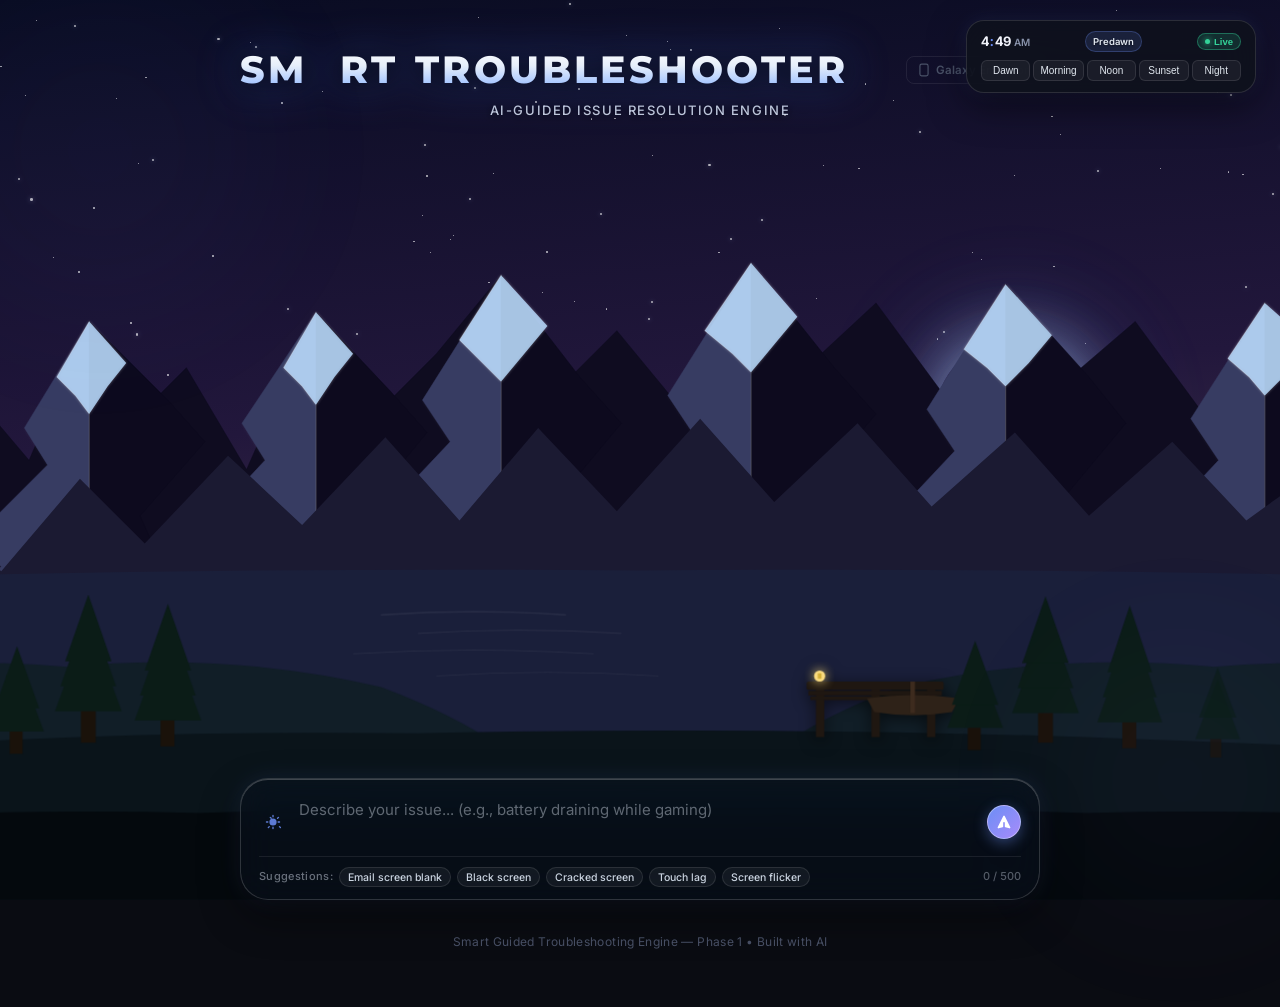
<file: frontend/TroubleShoot/index.html>
<!DOCTYPE html>
<html lang="en">
<head>
  <meta charset="UTF-8" />
  <meta name="viewport" content="width=device-width, initial-scale=1.0" />

  <title>Smart Troubleshooter – AI-Powered Issue Resolution</title>
  <meta name="description" content="Samsung-style intelligent troubleshooting engine. Describe your issue and get AI-guided, step-by-step resolution instantly." />

  <!-- Google Fonts: Inter for UI body, Montserrat for iconic Samsung logo typography -->
  <link rel="preconnect" href="https://fonts.googleapis.com" />
  <link rel="preconnect" href="https://fonts.gstatic.com" crossorigin />
  <link
    href="https://fonts.googleapis.com/css2?family=Inter:wght@300;400;500;600;700&family=Montserrat:wght@700;800;900&display=swap"
    rel="stylesheet"
  />

  <!-- Main Stylesheet -->
  <link rel="stylesheet" href="styles.css" />
</head>
<body>
  <!-- =============================================
       ANIMATED SCENIC BACKGROUND
       #bg-scene at z:-2, behind UI.
       Sky/sun/moon driven by JS animation loop.
       SVG landscape: mountains, lake, house, trees.
  ============================================== -->
  <div id="bg-scene" aria-hidden="true">

    <div id="bg-sky"></div>
    <div id="bg-stars"></div>
    <!-- Realistic Sun (Optical glare, radiant corona, revolving connector rings & intense core) -->
    <div id="bg-sun">
      <div class="sun-ambient-glow"></div>
      <div class="sun-corona"></div>
      <!-- Revolving Celestial Connector System (activates while AI processes) -->
      <div class="sun-connector-rings" id="sun-connector-rings">
        <div class="connector-ring ring-outer">
          <span class="orbit-node node-1"></span>
          <span class="orbit-node node-2"></span>
          <span class="orbit-node node-3"></span>
        </div>
        <div class="connector-ring ring-middle">
          <span class="orbit-spark spark-1"></span>
          <span class="orbit-spark spark-2"></span>
        </div>
        <div class="connector-ring ring-inner"></div>
      </div>
      <div class="sun-glare-horizontal"></div>
      <div class="sun-glare-diagonal"></div>
      <div class="sun-core"></div>
    </div>

    <!-- Solar AI Connector Conduit (Dynamic energy beam from chat console to revolving sun) -->
    <svg id="solar-connector-svg" class="solar-connector-svg" aria-hidden="true">
      <defs>
        <linearGradient id="connector-beam-grad" x1="0%" y1="100%" x2="0%" y2="0%">
          <stop offset="0%" stop-color="#4378FF" stop-opacity="0.95"/>
          <stop offset="35%" stop-color="#60A5FA" stop-opacity="0.9"/>
          <stop offset="75%" stop-color="#FDE047" stop-opacity="0.95"/>
          <stop offset="100%" stop-color="#FFFFFF" stop-opacity="1"/>
        </linearGradient>
        <filter id="beam-glow" x="-50%" y="-50%" width="200%" height="200%">
          <feGaussianBlur in="SourceGraphic" stdDeviation="5" result="blur"/>
          <feMerge>
            <feMergeNode in="blur"/>
            <feMergeNode in="blur"/>
            <feMergeNode in="SourceGraphic"/>
          </feMerge>
        </filter>
      </defs>
      <!-- Diffuse ambient aura path -->
      <path id="connector-beam-glow" class="connector-beam-glow" d="" fill="none"/>
      <!-- High-energy streaming core path -->
      <path id="connector-beam-core" class="connector-beam-core" d="" fill="none"/>
      <!-- Ascending energy pulse orbs -->
      <circle id="connector-pulse-1" class="connector-pulse-dot" cx="-100" cy="-100" r="5" fill="#FFFFFF" filter="url(#beam-glow)"/>
      <circle id="connector-pulse-2" class="connector-pulse-dot" cx="-100" cy="-100" r="4" fill="#93C5FD" filter="url(#beam-glow)"/>
      <circle id="connector-pulse-3" class="connector-pulse-dot" cx="-100" cy="-100" r="3.5" fill="#FDE047" filter="url(#beam-glow)"/>
    </svg>

    <!-- Moon -->
    <div id="bg-moon">
      <div class="moon-halo"></div>
      <div class="moon-core">
        <div class="moon-crater crater-a"></div>
        <div class="moon-crater crater-b"></div>
        <div class="moon-crater crater-c"></div>
      </div>
    </div>

    <!-- SVG Landscape Scene -->
    <svg id="bg-landscape" viewBox="0 0 1920 700"
         preserveAspectRatio="xMidYMax slice"
         xmlns="http://www.w3.org/2000/svg">
      <defs>
        <filter id="win-glow" x="-80%" y="-80%" width="260%" height="260%">
          <feGaussianBlur stdDeviation="6" result="blur"/>
          <feMerge><feMergeNode in="blur"/><feMergeNode in="SourceGraphic"/></feMerge>
        </filter>
        <filter id="refl-blur"><feGaussianBlur stdDeviation="2.5"/></filter>
        <linearGradient id="shimmer-fade" x1="0" y1="0" x2="1" y2="0">
          <stop offset="0%"   stop-opacity="0"/>
          <stop offset="12%"  stop-opacity="1"/>
          <stop offset="88%"  stop-opacity="1"/>
          <stop offset="100%" stop-opacity="0"/>
        </linearGradient>
        <mask id="shimmer-mask">
          <rect width="1920" height="700" fill="url(#shimmer-fade)"/>
        </mask>
      </defs>

      <!-- Razor-Sharp Alpine Mountain Range -->
      <!-- Far Jagged Alpine Silhouette -->
      <path class="sc-mtn-far"
        d="M0,380
           L35,310 L70,340 L130,225 L180,285 L245,160 L300,225 L365,75
           L415,180 L470,125 L535,235 L610,65 L675,175 L740,110 L810,25
           L870,150 L935,85 L1005,170 L1080,12 L1145,120 L1215,55 L1285,150
           L1355,35 L1425,135 L1495,75 L1565,170 L1635,55 L1705,150 L1780,95
           L1840,190 L1890,135 L1920,180 L1920,700 L0,700 Z"/>

      <!-- Mid-Ground Razor-Sharp Faceted Alpine Peaks -->
      <!-- Peak 1: West Alpine Horn (Summit x=365, y=75) -->
      <polygon class="sc-mtn-lit"
        points="365,75 295,190 320,230 240,310 270,340 190,390 365,390"/>
      <polygon class="sc-mtn-shadow"
        points="365,75 365,390 440,330 420,285 490,205 450,160"/>
      <polygon class="sc-snow"
        points="365,75 330,135 350,155 365,175 385,145 405,120"/>
      <path class="sc-arete" d="M365,75 L330,135 L350,155 L365,175 L365,390" fill="none"/>

      <!-- Peak 2: Southwest Sentinel (Summit x=610, y=65) -->
      <polygon class="sc-mtn-lit"
        points="610,65 530,185 555,225 480,305 510,335 440,385 610,385"/>
      <polygon class="sc-mtn-shadow"
        points="610,65 610,385 680,325 660,280 730,195 690,150"/>
      <polygon class="sc-snow"
        points="610,65 575,125 595,145 610,165 630,135 650,110"/>
      <path class="sc-arete" d="M610,65 L575,125 L595,145 L610,165 L610,385" fill="none"/>

      <!-- Peak 3: Grand Central Pinnacle (Summit x=810, y=25) -->
      <polygon class="sc-mtn-lit"
        points="810,25 725,160 755,205 670,295 705,330 620,385 810,385"/>
      <polygon class="sc-mtn-shadow"
        points="810,25 810,385 885,320 865,275 940,185 895,135"/>
      <polygon class="sc-snow"
        points="810,25 765,95 790,120 810,140 835,110 860,80"/>
      <path class="sc-arete" d="M810,25 L765,95 L790,120 L810,140 L810,385" fill="none"/>

      <!-- Peak 4: The Great Matterhorn Spire (Summit x=1080, y=12) -->
      <polygon class="sc-mtn-lit"
        points="1080,12 990,155 1020,200 930,290 965,325 880,380 1080,380"/>
      <polygon class="sc-mtn-shadow"
        points="1080,12 1080,380 1160,315 1135,270 1215,175 1170,125"/>
      <polygon class="sc-snow"
        points="1080,12 1030,85 1060,110 1080,130 1105,100 1130,70"/>
      <path class="sc-arete" d="M1080,12 L1030,85 L1060,110 L1080,130 L1080,380" fill="none"/>

      <!-- Peak 5: East Alpine Horn (Summit x=1355, y=35) -->
      <polygon class="sc-mtn-lit"
        points="1355,35 1270,170 1300,215 1220,300 1250,330 1180,380 1355,380"/>
      <polygon class="sc-mtn-shadow"
        points="1355,35 1355,380 1430,320 1410,275 1485,185 1445,135"/>
      <polygon class="sc-snow"
        points="1355,35 1310,105 1335,125 1355,145 1380,120 1405,90"/>
      <path class="sc-arete" d="M1355,35 L1310,105 L1335,125 L1355,145 L1355,380" fill="none"/>

      <!-- Peak 6: Far East Alpine Spire (Summit x=1635, y=55) -->
      <polygon class="sc-mtn-lit"
        points="1635,55 1555,180 1585,225 1510,305 1540,335 1470,380 1635,380"/>
      <polygon class="sc-mtn-shadow"
        points="1635,55 1635,380 1705,320 1685,280 1760,195 1720,145"/>
      <polygon class="sc-snow"
        points="1635,55 1595,115 1618,135 1635,155 1660,130 1685,100"/>
      <path class="sc-arete" d="M1635,55 L1595,115 L1618,135 L1635,155 L1635,380" fill="none"/>

      <!-- Sharp Serrated Mid-Ground Ridge -->
      <path class="sc-mtn-mid"
        d="M0,420
           L55,345 L115,380 L200,285 L270,345 L355,245 L425,315
           L515,220 L595,295 L685,200 L765,290 L850,190 L935,280
           L1025,180 L1105,270 L1195,185 L1275,275 L1365,195 L1445,285
           L1535,205 L1615,290 L1705,225 L1785,300 L1865,245 L1920,280
           L1920,700 L0,700 Z"/>

      <!-- Lake body (alpine lake basin nestled seamlessly between mountains & shoreline) -->
      <path class="sc-lake" id="sc-lake"
        d="M0,355
           Q480,340 960,344 Q1440,340 1920,355
           L1920,545
           Q1440,528 960,518 Q480,528 0,545 Z"/>

      <!-- Lake shimmer lines -->
      <g mask="url(#shimmer-mask)">
        <path class="sc-shimmer" d="M100,368 Q550,358 960,360 Q1370,358 1820,368" fill="none" stroke-width="2.2"/>
        <path class="sc-shimmer" d="M80,392  Q550,380 960,384 Q1370,380 1840,392" fill="none" stroke-width="1.8"/>
        <path class="sc-shimmer" d="M120,418 Q550,404 960,408 Q1370,404 1800,418" fill="none" stroke-width="1.5"/>
        <path class="sc-shimmer" d="M220,446 Q580,432 960,436 Q1340,432 1700,446" fill="none" stroke-width="1.2"/>
        <path class="sc-shimmer" d="M350,476 Q650,462 960,466 Q1270,462 1570,476" fill="none" stroke-width="1.0"/>
        <path class="sc-shimmer" d="M500,504 Q730,494 960,496 Q1190,494 1420,504" fill="none" stroke-width="0.8"/>
      </g>

      <!-- Mid hills left flank (slopes gently from ridge down to the lake) -->
      <path class="sc-hill"
        d="M0,480 Q160,432 340,448 Q520,432 680,470 Q760,500 810,535
           L810,700 L0,700 Z"/>

      <!-- Mid hills right flank (slopes gently from ridge down to the lake) -->
      <path class="sc-hill"
        d="M1110,535 Q1160,500 1240,470 Q1400,432 1580,448 Q1760,432 1920,480
           L1920,700 L1110,700 Z"/>

      <!-- Near shoreline & tranquil water's edge -->
      <path class="sc-shore"
        d="M0,545 Q360,515 720,520 Q1080,512 1440,524 Q1740,535 1920,545 L1920,700 L0,700 Z"/>

      <!-- Trees left -->
      <polygon class="sc-tree" points="328,496 364,398 400,496"/>
      <polygon class="sc-tree" points="334,469 364,384 394,469"/>
      <polygon class="sc-tree" points="339,442 364,370 389,442"/>
      <rect    class="sc-trunk" x="356" y="496" width="16" height="34"/>
      <polygon class="sc-tree" points="414,506 450,408 486,506"/>
      <polygon class="sc-tree" points="420,479 450,394 480,479"/>
      <polygon class="sc-tree" points="425,452 450,380 475,452"/>
      <rect    class="sc-trunk" x="442" y="506" width="15" height="28"/>
      <polygon class="sc-tree" points="258,518 287,440 316,518"/>
      <polygon class="sc-tree" points="263,493 287,426 311,493"/>
      <rect    class="sc-trunk" x="279" y="518" width="14" height="24"/>
      <polygon class="sc-tree sc-tree-far" points="190,530 214,466 238,530"/>
      <polygon class="sc-tree sc-tree-far" points="194,507 214,452 234,507"/>
      <rect    class="sc-trunk sc-tree-far" x="206" y="530" width="12" height="20"/>
      <polygon class="sc-tree sc-tree-far" points="120,542 140,486 160,542"/>
      <rect    class="sc-trunk sc-tree-far" x="132" y="542" width="10" height="16"/>

      <!-- Center lake tranquil water ripples -->
      <g opacity="0.4">
        <path class="sc-shimmer" d="M680,392 Q780,385 880,392" fill="none" stroke-width="1.8"/>
        <path class="sc-shimmer" d="M720,412 Q830,405 940,412" fill="none" stroke-width="1.5"/>
        <path class="sc-shimmer" d="M650,434 Q780,426 910,434" fill="none" stroke-width="1.2"/>
        <path class="sc-shimmer" d="M740,458 Q860,450 980,458" fill="none" stroke-width="1.0"/>
      </g>

      <!-- Dock with warm lantern extending into open lake waters -->
      <g class="sc-dock">
        <rect class="d-post"  x="1150" y="468" width="9"   height="56"/>
        <rect class="d-post"  x="1210" y="470" width="9"   height="54"/>
        <rect class="d-post"  x="1270" y="472" width="9"   height="52"/>
        <rect class="d-plank" x="1140" y="464" width="148" height="9"  rx="2"/>
        <rect class="d-plank" x="1142" y="474" width="144" height="5"/>
        <rect class="d-plank" x="1144" y="480" width="140" height="4"/>
        <!-- Moored wooden rowboat -->
        <path class="d-boat" d="M1205,482 Q1255,475 1305,482 L1297,497 Q1255,504 1213,497 Z"/>
        <rect class="d-mast"  x="1252" y="464" width="5"   height="34"/>
        <!-- Glowing dock lantern on post -->
        <circle id="sc-dock-lantern" cx="1154" cy="458" r="6" fill="#FFE082" filter="url(#win-glow)" opacity="0.95"/>
        <rect x="1152" y="455" width="4" height="6" fill="#D4AF37"/>
      </g>

      <!-- Trees right -->
      <polygon class="sc-tree" points="1362,498 1398,400 1434,498"/>
      <polygon class="sc-tree" points="1368,471 1398,386 1428,471"/>
      <polygon class="sc-tree" points="1373,444 1398,372 1423,444"/>
      <rect    class="sc-trunk" x="1390" y="498" width="16" height="32"/>
      <polygon class="sc-tree" points="1454,508 1489,410 1524,508"/>
      <polygon class="sc-tree" points="1460,481 1489,396 1518,481"/>
      <polygon class="sc-tree" points="1465,454 1489,382 1513,454"/>
      <rect    class="sc-trunk" x="1481" y="508" width="15" height="28"/>
      <polygon class="sc-tree" points="1292,514 1322,434 1352,514"/>
      <polygon class="sc-tree" points="1297,489 1322,420 1347,489"/>
      <rect    class="sc-trunk" x="1314" y="514" width="14" height="24"/>
      <polygon class="sc-tree sc-tree-far" points="1560,526 1584,462 1608,526"/>
      <polygon class="sc-tree sc-tree-far" points="1564,503 1584,449 1604,503"/>
      <rect    class="sc-trunk sc-tree-far" x="1576" y="526" width="12" height="20"/>
      <polygon class="sc-tree sc-tree-far" points="1652,534 1674,474 1696,534"/>
      <rect    class="sc-trunk sc-tree-far" x="1665" y="534" width="11" height="18"/>
      <polygon class="sc-tree sc-tree-far" points="1748,542 1768,484 1788,542"/>
      <rect    class="sc-trunk sc-tree-far" x="1760" y="542" width="10" height="16"/>

      <!-- Foreground ground -->
      <path class="sc-foreground"
        d="M0,618 Q242,600 484,606 Q722,598 962,602
           Q1202,598 1442,606 Q1682,600 1920,618
           L1920,700 L0,700 Z"/>

    </svg><!-- /bg-landscape -->

  </div><!-- /bg-scene -->

  <!-- =============================================
       TIME CONTROLLER  (floating panel)
       bgSliderInput(), bgSetPreset(), bgSetLive()
       are global JS functions called from here.
  ============================================== -->
  <div id="time-ctrl" aria-label="Time of day controller">
    <div class="tc-glass">
      <div class="tc-top">
        <div class="tc-clock">
          <span id="tc-h">12</span><span class="tc-sep">:</span><span id="tc-m">00</span>
          <span id="tc-ampm">PM</span>
        </div>
        <div id="tc-phase" class="tc-phase">High Noon</div>
        <button id="tc-live" class="tc-live" onclick="bgSetLive()" title="Sync with system clock">
          <span class="tc-live-dot"></span>Live
        </button>
      </div>
      <div class="tc-presets" role="group" aria-label="Time of day presets">
        <button class="tc-btn" onclick="bgSetPreset(5.5)">Dawn</button>
        <button class="tc-btn" onclick="bgSetPreset(9)">Morning</button>
        <button class="tc-btn" onclick="bgSetPreset(12)">Noon</button>
        <button class="tc-btn" onclick="bgSetPreset(18.5)">Sunset</button>
        <button class="tc-btn" onclick="bgSetPreset(22)">Night</button>
      </div>
    </div>
  </div>

  <!-- =============================================
       APP WRAPPER
       Contains the full page background + layout
  ============================================== -->
  <div class="app-wrapper">

    <!-- Ambient glow blobs (pure CSS decoration) -->
    <div class="ambient-blob blob-1" aria-hidden="true"></div>
    <div class="ambient-blob blob-2" aria-hidden="true"></div>

    <!-- ==========================================
         MAIN CONTAINER
         Centered card that holds all UI panels
    =========================================== -->
    <main class="container" role="main">

      <!-- ========================================
           HEADER SECTION
           Branding, title, subtitle
      ========================================= -->
      <header class="header-section">
        <!-- Title + subtitle (Samsung-style geometric wordmark) -->
        <div style="display:flex; align-items:center; justify-content:space-between; width:100%;">
          <h1 class="hero-title samsung-logo-type" aria-label="Smart Troubleshooter">
            <span class="samsung-word">SM<span class="samsung-a">Λ</span>RT</span>
            <span class="samsung-word">TROUBLESHOOTER</span>
          </h1>
          <a href="/galaxy-emulator.html" class="emulator-nav-link" title="Open Galaxy Emulator" aria-label="Galaxy Emulator">
            <svg width="14" height="14" viewBox="0 0 24 24" fill="none" stroke="currentColor" stroke-width="2">
              <rect x="5" y="2" width="14" height="20" rx="3"/><line x1="12" y1="18" x2="12" y2="18.01"/>
            </svg>
            Galaxy Emulator
          </a>
        </div>
        <p class="hero-subtitle">AI-Guided Issue Resolution Engine</p>
      </header>

      <!-- ========================================
           ERROR BANNER
           Shown when API call fails. Dismissible.
           Hidden by default; JS calls showError() to reveal.
      ========================================= -->
      <div
        class="error-banner"
        id="error-banner"
        role="alert"
        aria-live="assertive"
        hidden
      >
        <div class="error-banner-inner">
          <!-- Error icon -->
          <svg class="error-icon" viewBox="0 0 20 20" fill="currentColor" aria-hidden="true">
            <path fill-rule="evenodd" d="M18 10a8 8 0 11-16 0 8 8 0 0116 0zm-8-5a.75.75 0 01.75.75v4.5a.75.75 0 01-1.5 0v-4.5A.75.75 0 0110 5zm0 10a1 1 0 100-2 1 1 0 000 2z" clip-rule="evenodd"/>
          </svg>
          <span id="error-banner-text">Something went wrong. Please try again.</span>
        </div>
        <!-- Dismiss button -->
        <button
          class="error-dismiss"
          type="button"
          onclick="hideError()"
          aria-label="Dismiss error"
        >×</button>
      </div>

      <!-- ========================================
           OUTPUT SECTIONS
           All panels are hidden at first.
           They will be shown/populated by JS.
           Future phases will fill them with data.
      ========================================= -->
      <div class="output-area" id="output-area" aria-live="polite" aria-label="Troubleshooting results">

        <!-- Analyzing Placeholder -->
        <!-- Shown while awaiting backend response (Phase 2+) -->
        <div class="analyzing-panel" id="analyzing-panel" role="status" aria-label="Analyzing">
          <div class="analyzing-orb" aria-hidden="true">
            <span class="orb-ring ring-1"></span>
            <span class="orb-ring ring-2"></span>
            <span class="orb-ring ring-3"></span>
            <svg class="orb-icon" viewBox="0 0 24 24" fill="none" stroke="currentColor" stroke-width="1.5">
              <path stroke-linecap="round" stroke-linejoin="round"
                d="M9.813 15.904L9 18.75l-.813-2.846a4.5 4.5 0 00-3.09-3.09L2.25 12l2.846-.813a4.5 4.5 0 003.09-3.09L9 5.25l.813 2.846a4.5 4.5 0 003.09 3.09L15.75 12l-2.846.813a4.5 4.5 0 00-3.09 3.09z"/>
              <path stroke-linecap="round" stroke-linejoin="round"
                d="M18.259 8.715L18 9.75l-.259-1.035a3.375 3.375 0 00-2.455-2.456L14.25 6l1.036-.259a3.375 3.375 0 002.455-2.456L18 2.25l.259 1.035a3.375 3.375 0 002.456 2.456L21.75 6l-1.035.259a3.375 3.375 0 00-2.456 2.456z"/>
            </svg>
          </div>
          <p class="analyzing-text">Analyzing your issue<span class="ellipsis-anim"></span></p>
          <p class="analyzing-sub">AI engine is processing your query</p>
        </div>

        <!-- PANEL 1 - DETECTED ISSUES -->
        <!-- Phase 3: Multi-intent display. Each intent will be an .intent-chip -->
        <section class="output-panel" id="panel-detected-issues" aria-label="Detected Issues" hidden>
          <div class="panel-header">
            <div class="panel-icon-wrap accent-blue" aria-hidden="true">
              <svg viewBox="0 0 24 24" fill="none" stroke="currentColor" stroke-width="2">
                <circle cx="12" cy="12" r="3"/>
                <circle cx="12" cy="12" r="8" opacity=".4"/>
                <circle cx="12" cy="12" r="12" opacity=".15"/>
              </svg>
            </div>
            <div class="panel-title-group">
              <h2 class="panel-title">Detected Issues</h2>
              <p class="panel-subtitle">Multi-intent analysis results</p>
            </div>
            <span class="panel-badge" id="intent-count-badge">0 found</span>
          </div>
          <!--
            FUTURE PHASE 3: Dynamically inject intent chips here via renderIntents(data).
            Each chip:
              <div class="intent-chip" role="listitem">
                <span class="intent-icon">icon</span>
                <span class="intent-label">Battery Drain</span>
                <span class="intent-confidence">94%</span>
                <div class="confidence-bar" style="--pct: 94%"></div>
              </div>
          -->
          <div class="intent-chips-container" id="intent-chips" role="list" aria-label="Detected intents"></div>
        </section>

        <!-- PANEL 2 - EXPLAINABLE AI PANEL -->
        <!-- Phase 4: Keywords, confidence, reasoning. JSON data from backend parsed here. -->
        <section class="output-panel" id="panel-explainable-ai" aria-label="Explainable AI Panel" hidden>
          <div class="panel-header">
            <div class="panel-icon-wrap accent-purple" aria-hidden="true">
              <svg viewBox="0 0 24 24" fill="none" stroke="currentColor" stroke-width="2">
                <path stroke-linecap="round" stroke-linejoin="round" d="M12 18v-5.25m0 0a6.01 6.01 0 001.5-.189m-1.5.189a6.01 6.01 0 01-1.5-.189m3.75 7.478a12.06 12.06 0 01-4.5 0m3.75 2.383a14.406 14.406 0 01-3 0M14.25 18v-.192c0-.983.658-1.823 1.508-2.316a7.5 7.5 0 10-7.517 0c.85.493 1.509 1.333 1.509 2.316V18"/>
              </svg>
            </div>
            <div class="panel-title-group">
              <h2 class="panel-title">Explainable AI</h2>
              <p class="panel-subtitle">Why the AI made these recommendations</p>
            </div>
          </div>
          <!--
            FUTURE PHASE 4: Populate via renderExplainPanel(data).
            Sections:
              #xai-keywords   - highlight matched keywords
              #xai-confidence - confidence score gauge
              #xai-reasoning  - model reasoning text
              #xai-raw        - raw JSON viewer (collapsible)
          -->
          <div class="xai-grid">
            <div class="xai-card" id="xai-keywords">
              <span class="xai-card-label">Matched Keywords</span>
              <div class="xai-keywords-list" role="list" aria-label="Matched keywords"></div>
            </div>
            <div class="xai-card" id="xai-confidence">
              <span class="xai-card-label">Confidence Score</span>
              <div class="confidence-gauge">
                <svg class="gauge-svg" viewBox="0 0 100 60">
                  <path class="gauge-track" d="M10 55 A45 45 0 0 1 90 55" fill="none" stroke-width="8" stroke-linecap="round"/>
                  <path class="gauge-fill" id="gauge-fill-path" d="M10 55 A45 45 0 0 1 90 55" fill="none" stroke-width="8" stroke-linecap="round" stroke-dasharray="141.4" stroke-dashoffset="141.4"/>
                </svg>
                <div class="gauge-value" id="gauge-value">--</div>
              </div>
            </div>
            <div class="xai-card xai-card-wide" id="xai-reasoning">
              <span class="xai-card-label">AI Reasoning</span>
              <p class="xai-reasoning-text" id="xai-reasoning-text">Reasoning will appear here once analysis is complete.</p>
            </div>
          </div>
        </section>

        <!-- PANEL 3 - STEP-BY-STEP TROUBLESHOOTING -->
        <!-- Phase 2/3: Adaptive troubleshooting flow. Steps rendered one-by-one via renderStep(). -->
        <section class="output-panel" id="panel-steps" aria-label="Troubleshooting Steps" hidden>
          <div class="panel-header">
            <div class="panel-icon-wrap accent-teal" aria-hidden="true">
              <svg viewBox="0 0 24 24" fill="none" stroke="currentColor" stroke-width="2">
                <path stroke-linecap="round" stroke-linejoin="round" d="M8.25 6.75h12M8.25 12h12m-12 5.25h12M3.75 6.75h.007v.008H3.75V6.75zm.375 0a.375.375 0 11-.75 0 .375.375 0 01.75 0zM3.75 12h.007v.008H3.75V12zm.375 0a.375.375 0 11-.75 0 .375.375 0 01.75 0zm-.375 5.25h.007v.008H3.75v-.008zm.375 0a.375.375 0 11-.75 0 .375.375 0 01.75 0z"/>
              </svg>
            </div>
            <div class="panel-title-group">
              <h2 class="panel-title">Troubleshooting Steps</h2>
              <p class="panel-subtitle">Follow these steps in order</p>
            </div>
            <span class="panel-badge" id="step-count-badge">0 steps</span>
          </div>
          <!--
            FUTURE PHASE 2/3: Steps injected via renderStep(stepData, index).
            Step DOM structure:
            <div class="step-item" data-step="1" role="listitem">
              <div class="step-number">1</div>
              <div class="step-body">
                <span class="step-badge recommended">Recommended</span>  -- Phase 4 self-healing
                <h3 class="step-title">Title</h3>
                <p class="step-desc">Description</p>
                <div class="step-action-row">
                  <a class="step-deep-link" href="...">Open Settings</a>  -- deep link action
                  <button class="step-done-btn">Mark Done</button>
                </div>
              </div>
            </div>
          -->
          <div class="steps-list" id="steps-list" role="list" aria-label="Troubleshooting steps"></div>

          <!-- Progress bar across steps -->
          <div class="steps-progress-row" id="steps-progress-row" hidden>
            <span class="progress-label" id="progress-label">Step 0 of 0</span>
            <div class="progress-bar-track">
              <div class="progress-bar-fill" id="progress-bar-fill" style="--progress: 0%"></div>
            </div>
          </div>
        </section>

        <!-- PANEL 4 - FEEDBACK SECTION -->
        <!-- "Did this solve your issue?" Phase 2+: Submit feedback to backend. -->
        <section class="output-panel feedback-panel" id="panel-feedback" aria-label="Solution Feedback" hidden>
          <div class="panel-header">
            <div class="panel-icon-wrap accent-green" aria-hidden="true">
              <svg viewBox="0 0 24 24" fill="none" stroke="currentColor" stroke-width="2">
                <path stroke-linecap="round" stroke-linejoin="round" d="M6.633 10.5c.806 0 1.533-.446 2.031-1.08a9.041 9.041 0 012.861-2.4c.723-.384 1.35-.956 1.653-1.715a4.498 4.498 0 00.322-1.672V3a.75.75 0 01.75-.75A2.25 2.25 0 0116.5 4.5c0 1.152-.26 2.243-.723 3.218-.266.558.107 1.282.725 1.282h3.126c1.026 0 1.945.694 2.054 1.715.045.422.068.85.068 1.285a11.95 11.95 0 01-2.649 7.521c-.388.482-.987.729-1.605.729H13.48c-.483 0-.964-.078-1.423-.23l-3.114-1.04a4.501 4.501 0 00-1.423-.23H5.904M14.25 9h2.25M5.904 18.75c.083.205.173.405.27.602.197.4-.078.898-.523.898h-.908c-.889 0-1.713-.518-1.972-1.368a12 12 0 01-.521-3.507c0-1.553.295-3.036.831-4.398C3.387 10.203 4.167 9.75 5 9.75h1.053c.472 0 .745.556.5.96a8.958 8.958 0 00-1.302 4.665c0 1.194.232 2.333.654 3.375z"/>
              </svg>
            </div>
            <div class="panel-title-group">
              <h2 class="panel-title">Was This Helpful?</h2>
              <p class="panel-subtitle">Your feedback improves future recommendations</p>
            </div>
          </div>

          <div class="feedback-body">
            <p class="feedback-question">Did these steps solve your issue?</p>
            <div class="feedback-buttons" role="group" aria-label="Feedback options">
              <button
                class="feedback-btn feedback-yes"
                id="feedback-yes"
                type="button"
                onclick="submitFeedback('yes')"
                aria-label="Yes, issue resolved"
              >
                <span>Yes, Fixed</span>
              </button>
              <button
                class="feedback-btn feedback-no"
                id="feedback-no"
                type="button"
                onclick="submitFeedback('no')"
                aria-label="No, issue not resolved"
              >
                <span>Not Yet</span>
              </button>
            </div>
            <!-- Feedback confirmation message (shown after click) -->
            <div class="feedback-confirmation" id="feedback-confirmation" hidden aria-live="polite">
              <svg class="confirm-icon" viewBox="0 0 20 20" fill="currentColor">
                <path fill-rule="evenodd" d="M10 18a8 8 0 100-16 8 8 0 000 16zm3.857-9.809a.75.75 0 00-1.214-.882l-3.483 4.79-1.88-1.88a.75.75 0 10-1.06 1.061l2.5 2.5a.75.75 0 001.137-.089l4-5.5z" clip-rule="evenodd"/>
              </svg>
              <span id="feedback-confirmation-text">Thank you for your feedback!</span>
            </div>
          </div>
        </section>

      </div><!-- /output-area -->

      <!-- ========================================
           INPUT SECTION — Floating Bottom Console
           Docked gracefully at the bottom of the viewport
           over the tranquil shoreline. Keeps mountain & lake scenery
           100% open and unobstructed.
      ========================================= -->
      <section class="input-section" aria-label="Issue Input">
        <div class="lakeside-console" id="lakeside-console">
          <div class="console-prompt-wrap">
            <!-- Subtle AI query sparkle -->
            <span class="console-sparkle" aria-hidden="true">
              <svg viewBox="0 0 20 20" fill="currentColor" width="18" height="18">
                <path fill-rule="evenodd" d="M10 2a.75.75 0 01.75.75v1.5a.75.75 0 01-1.5 0v-1.5A.75.75 0 0110 2zm0 13a.75.75 0 01.75.75v1.5a.75.75 0 01-1.5 0v-1.5A.75.75 0 0110 15zm8-5a.75.75 0 01-.75.75h-1.5a.75.75 0 010-1.5h1.5A.75.75 0 0118 10zM5 10a.75.75 0 01-.75.75h-1.5a.75.75 0 010-1.5h1.5A.75.75 0 015 10zm11.657-5.657a.75.75 0 010 1.061l-1.06 1.06a.75.75 0 11-1.062-1.06l1.06-1.061a.75.75 0 011.062 0zm-10.25 10.25a.75.75 0 010 1.061l-1.06 1.06a.75.75 0 11-1.062-1.06l1.06-1.061a.75.75 0 011.062 0zm10.25 0a.75.75 0 011.062 0l1.06 1.06a.75.75 0 01-1.06 1.061l-1.062-1.06a.75.75 0 010-1.061zm-10.25-10.25a.75.75 0 011.062 0l1.06 1.06a.75.75 0 11-1.06 1.061l-1.062-1.06a.75.75 0 010-1.061zM10 6a4 4 0 100 8 4 4 0 000-8z" clip-rule="evenodd"/>
              </svg>
            </span>

            <!-- Integrated Textarea (translucent, blends with water) -->
            <textarea
              id="issue-input"
              class="issue-input"
              placeholder="Describe your issue... (e.g., battery draining while gaming)"
              rows="2"
              maxlength="500"
              aria-label="Describe your issue input"
            ></textarea>

            <!-- Sleek circular Send Orb (NOT a big button!) -->
            <button
              id="submit-btn"
              class="submit-btn send-orb"
              type="button"
              onclick="sendQuery()"
              aria-label="Analyze issue"
              title="Analyze issue (or press Enter)"
            >
              <span class="btn-icon" aria-hidden="true">
                <svg viewBox="0 0 20 20" fill="currentColor" width="16" height="16">
                  <path d="M10.894 2.553a1 1 0 00-1.788 0l-7 14a1 1 0 001.169 1.409l5-1.429A1 1 0 009 15.571V11a1 1 0 112 0v4.571a1 1 0 00.725.962l5 1.428a1 1 0 001.17-1.408l-7-14z"/>
                </svg>
              </span>
              <!-- Loading spinner -->
              <span class="btn-spinner" id="btn-spinner" aria-hidden="true"></span>
            </button>
          </div>

          <!-- Subtle bottom row: water-pebble suggestion chips + char counter -->
          <div class="console-footer">
            <div class="example-chips" aria-label="Quick examples">
              <span class="chip-label">Suggestions:</span>
              <button class="chip" data-query="My tablet screen keeps going blank when I open Gmail" type="button">Email screen blank</button>
              <button class="chip" data-query="My phone screen is completely black and won't turn on even though it's powered" type="button">Black screen</button>
              <button class="chip" data-query="My phone screen is cracked and I can't use it" type="button">Cracked screen</button>
              <button class="chip" data-query="My phone touch screen is laggy and slow to respond" type="button">Touch lag</button>
              <button class="chip" data-query="My phone screen flickers and goes blank when I open it" type="button">Screen flicker</button>
            </div>
            <div class="char-count" id="char-count" aria-live="polite">0 / 500</div>
          </div>
        </div>
      </section>

    </main><!-- /container -->

    <!-- Footer -->
    <footer class="app-footer" role="contentinfo">
      <p>Smart Guided Troubleshooting Engine &mdash; Phase 1 &bull; Built with AI</p>
    </footer>

  </div><!-- /app-wrapper -->

  <!-- Main JS -->
  <script src="script.js"></script>
</body>
</html>
</file>
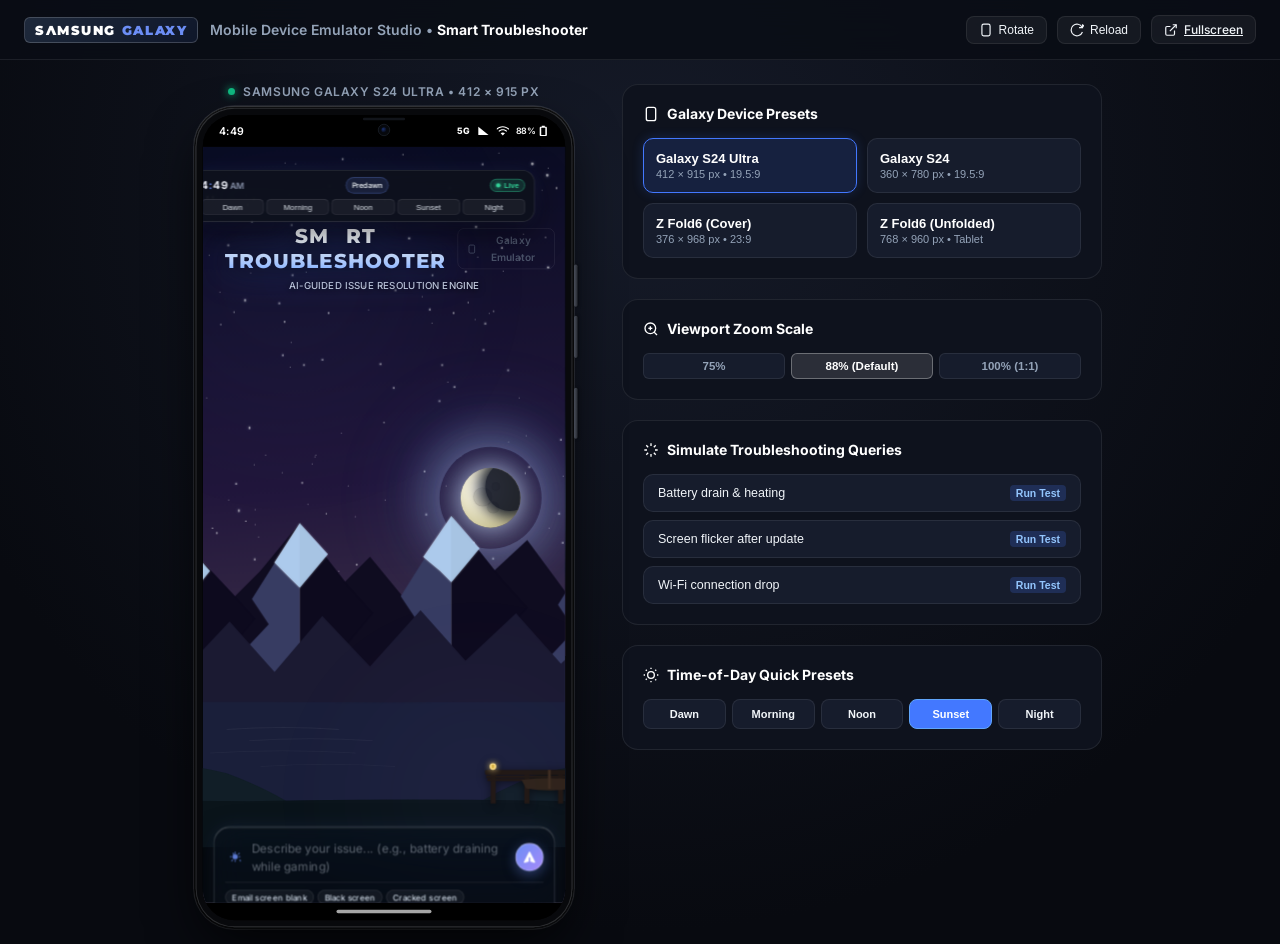
<file: frontend/TroubleShoot/galaxy-emulator.html>
<!DOCTYPE html>
<html lang="en">
<head>
  <meta charset="UTF-8" />
  <meta name="viewport" content="width=device-width, initial-scale=1.0" />
  <title>Samsung Galaxy Device Emulator – Smart Troubleshooter</title>
  <link rel="preconnect" href="https://fonts.googleapis.com" />
  <link rel="preconnect" href="https://fonts.gstatic.com" crossorigin />
  <link href="https://fonts.googleapis.com/css2?family=Inter:wght@400;500;600;700&family=Montserrat:wght@700;800;900&display=swap" rel="stylesheet" />
  <style>
    :root {
      --bg-studio: #080A10;
      --bg-surface: #0E121D;
      --bg-surface-elevated: #161C2C;
      --border-subtle: rgba(255, 255, 255, 0.08);
      --border-accent: rgba(108, 142, 245, 0.35);
      --text-main: #F1F5F9;
      --text-muted: #94A3B8;
      --brand-blue: #4378FF;
      --brand-accent: #6C8EF5;
      
      /* Galaxy Phone Frame Measurements (Galaxy S24 Ultra default: 412x915) */
      --phone-w: 412px;
      --phone-h: 915px;
      --phone-scale: 0.88;
      --phone-border-radius: 46px;
      --phone-bezel: 10px;
      --titanium-color: #262930;
      --titanium-highlight: #4E525E;
    }

    *, *::before, *::after {
      box-sizing: border-box;
      margin: 0;
      padding: 0;
    }

    body {
      font-family: 'Inter', -apple-system, BlinkMacSystemFont, sans-serif;
      background: radial-gradient(circle at 50% 20%, #151A28 0%, #080A10 75%);
      color: var(--text-main);
      min-height: 100vh;
      overflow-x: hidden;
      display: flex;
      flex-direction: column;
    }

    /* Top Studio Navigation Bar */
    .studio-bar {
      height: 60px;
      padding: 0 24px;
      background: rgba(10, 14, 22, 0.85);
      backdrop-filter: blur(16px);
      border-bottom: 1px solid var(--border-subtle);
      display: flex;
      align-items: center;
      justify-content: space-between;
      position: sticky;
      top: 0;
      z-index: 100;
    }

    .studio-brand {
      display: flex;
      align-items: center;
      gap: 12px;
    }

    .samsung-badge {
      font-family: 'Montserrat', sans-serif;
      font-weight: 900;
      font-size: 13px;
      letter-spacing: 0.12em;
      color: #fff;
      background: linear-gradient(135deg, #1E293B, #0F172A);
      border: 1px solid rgba(255,255,255,0.18);
      padding: 4px 10px;
      border-radius: 6px;
      display: flex;
      align-items: center;
      gap: 6px;
    }

    .samsung-badge span {
      color: var(--brand-accent);
    }

    .studio-title {
      font-size: 14px;
      font-weight: 600;
      color: var(--text-muted);
    }

    .studio-title b {
      color: #fff;
    }

    .studio-actions {
      display: flex;
      align-items: center;
      gap: 10px;
    }

    .tool-btn {
      background: rgba(255, 255, 255, 0.05);
      border: 1px solid var(--border-subtle);
      color: var(--text-main);
      padding: 6px 12px;
      border-radius: 8px;
      font-size: 12px;
      font-weight: 500;
      cursor: pointer;
      display: inline-flex;
      align-items: center;
      gap: 6px;
      transition: all 0.2s ease;
    }

    .tool-btn:hover {
      background: rgba(108, 142, 245, 0.18);
      border-color: var(--brand-accent);
      color: #fff;
    }

    .tool-btn.active {
      background: var(--brand-blue);
      border-color: var(--brand-accent);
      color: #fff;
      box-shadow: 0 0 14px rgba(67, 120, 255, 0.4);
    }

    /* Main Workbench Layout */
    .workbench {
      flex: 1;
      display: flex;
      padding: 24px;
      gap: 32px;
      max-width: 1400px;
      margin: 0 auto;
      width: 100%;
      align-items: flex-start;
      justify-content: center;
    }

    /* Phone Emulator Stage */
    .emulator-stage {
      display: flex;
      flex-direction: column;
      align-items: center;
      gap: 16px;
      flex-shrink: 0;
    }

    .stage-label {
      font-size: 12px;
      font-weight: 600;
      color: var(--text-muted);
      letter-spacing: 0.05em;
      text-transform: uppercase;
      display: flex;
      align-items: center;
      gap: 8px;
    }

    .stage-label .live-dot {
      width: 7px;
      height: 7px;
      border-radius: 50%;
      background: #10B981;
      box-shadow: 0 0 8px #10B981;
      animation: pulseDot 2s infinite;
    }

    @keyframes pulseDot {
      0%, 100% { opacity: 1; transform: scale(1); }
      50% { opacity: 0.4; transform: scale(0.8); }
    }

    /* ─────────────────────────────────────────────────────────
       SAMSUNG GALAXY S24 ULTRA HARDWARE FRAME
    ───────────────────────────────────────────────────────── */
    .galaxy-chassis {
      position: relative;
      width: var(--phone-w);
      height: var(--phone-h);
      transform: scale(var(--phone-scale));
      transform-origin: top center;
      transition: all 0.4s cubic-bezier(0.16, 1, 0.3, 1);
      margin-bottom: calc((var(--phone-h) * (var(--phone-scale) - 1)));
    }

    .galaxy-chassis.landscape {
      width: var(--phone-h);
      height: var(--phone-w);
    }

    /* Outer Titanium Bezel */
    .galaxy-body {
      position: absolute;
      inset: calc(-1 * var(--phone-bezel));
      border-radius: var(--phone-border-radius);
      background: linear-gradient(145deg, #3A3E47 0%, #1E2026 30%, #16181D 70%, #2E323A 100%);
      box-shadow:
        0 25px 60px -10px rgba(0, 0, 0, 0.8),
        0 0 0 1px rgba(255, 255, 255, 0.12),
        inset 0 0 0 2px rgba(0, 0, 0, 0.8),
        inset 0 1px 2px rgba(255, 255, 255, 0.4);
      pointer-events: none;
    }

    /* Metallic Chamfer Accent */
    .galaxy-body::before {
      content: '';
      position: absolute;
      inset: 2px;
      border-radius: calc(var(--phone-border-radius) - 2px);
      border: 1px solid rgba(255, 255, 255, 0.15);
      background: #08090C;
    }

    /* Physical Buttons on Right Rail */
    .hw-btn {
      position: absolute;
      right: calc(-1 * var(--phone-bezel) - 3.5px);
      width: 4px;
      background: linear-gradient(to right, #4A4F5B, #262930);
      border-radius: 2px;
      cursor: pointer;
      pointer-events: auto;
      transition: transform 0.1s ease;
      box-shadow: 1px 0 3px rgba(0,0,0,0.5);
    }

    .hw-btn:active {
      transform: translateX(-1px);
    }

    .hw-vol-up {
      top: 170px;
      height: 48px;
    }

    .hw-vol-down {
      top: 228px;
      height: 48px;
    }

    .hw-power {
      top: 310px;
      height: 58px;
    }

    /* Screen Display Container */
    .galaxy-screen {
      position: relative;
      width: 100%;
      height: 100%;
      border-radius: calc(var(--phone-border-radius) - var(--phone-bezel));
      overflow: hidden;
      background: #000;
      display: flex;
      flex-direction: column;
      box-shadow: inset 0 0 0 1px rgba(0, 0, 0, 0.9);
      user-select: none;
    }

    /* Infinity-O Front Camera Notch */
    .punch-hole {
      position: absolute;
      top: 10px;
      left: 50%;
      transform: translateX(-50%);
      width: 14px;
      height: 14px;
      border-radius: 50%;
      background: #06080C;
      border: 1px solid #1A1E26;
      box-shadow: 0 0 4px rgba(0, 0, 0, 0.9);
      z-index: 50;
      pointer-events: none;
      display: flex;
      align-items: center;
      justify-content: center;
    }

    .punch-hole::after {
      content: '';
      width: 6px;
      height: 6px;
      border-radius: 50%;
      background: radial-gradient(circle at 35% 35%, #1E3A8A 0%, #060913 70%);
      opacity: 0.8;
    }

    /* Speaker Earpiece Slit at Very Top */
    .speaker-slit {
      position: absolute;
      top: 3px;
      left: 50%;
      transform: translateX(-50%);
      width: 48px;
      height: 3px;
      border-radius: 2px;
      background: #11141A;
      z-index: 50;
      pointer-events: none;
    }

    /* Samsung One UI Status Bar */
    .one-ui-status-bar {
      height: 36px;
      padding: 0 18px;
      display: flex;
      align-items: center;
      justify-content: space-between;
      color: #fff;
      font-size: 12px;
      font-weight: 600;
      z-index: 40;
      background: linear-gradient(180deg, rgba(0, 0, 0, 0.6) 0%, rgba(0, 0, 0, 0) 100%);
      pointer-events: none;
    }

    .status-left {
      display: flex;
      align-items: center;
      gap: 6px;
      letter-spacing: 0.02em;
    }

    .status-right {
      display: flex;
      align-items: center;
      gap: 8px;
    }

    .status-icon {
      display: flex;
      align-items: center;
    }

    .status-icon svg {
      width: 14px;
      height: 14px;
      fill: currentColor;
    }

    /* Embedded Iframe */
    .screen-iframe {
      flex: 1;
      width: 100%;
      border: none;
      background: #0A0C12;
    }

    /* One UI Bottom Gesture Navigation Bar */
    .one-ui-nav-bar {
      height: 20px;
      display: flex;
      align-items: center;
      justify-content: center;
      background: rgba(0, 0, 0, 0.4);
      z-index: 40;
      pointer-events: none;
    }

    .gesture-pill {
      width: 108px;
      height: 4px;
      border-radius: 9999px;
      background: rgba(255, 255, 255, 0.65);
    }

    /* Screen Sleep Overlay (for power button) */
    .screen-sleep-overlay {
      position: absolute;
      inset: 0;
      background: #000;
      z-index: 60;
      opacity: 0;
      pointer-events: none;
      transition: opacity 0.25s ease;
    }

    .screen-sleep-overlay.asleep {
      opacity: 1;
      pointer-events: auto;
    }

    /* One UI Volume HUD Indicator */
    .volume-hud {
      position: absolute;
      right: 12px;
      top: 200px;
      width: 24px;
      height: 90px;
      background: rgba(20, 24, 34, 0.85);
      backdrop-filter: blur(12px);
      border-radius: 12px;
      border: 1px solid rgba(255, 255, 255, 0.15);
      z-index: 55;
      display: flex;
      flex-direction: column;
      align-items: center;
      padding: 6px;
      gap: 6px;
      opacity: 0;
      transform: translateX(10px);
      transition: all 0.2s ease;
      pointer-events: none;
    }

    .volume-hud.visible {
      opacity: 1;
      transform: translateX(0);
    }

    .vol-track {
      flex: 1;
      width: 6px;
      background: rgba(255, 255, 255, 0.15);
      border-radius: 3px;
      position: relative;
      overflow: hidden;
      display: flex;
      flex-direction: column-reverse;
    }

    .vol-level {
      width: 100%;
      height: 70%;
      background: var(--brand-accent);
      border-radius: 3px;
      transition: height 0.1s ease;
    }

    /* Side Control Panel & Diagnostics */
    .control-deck {
      flex: 1;
      max-width: 480px;
      min-width: 320px;
      display: flex;
      flex-direction: column;
      gap: 20px;
      align-items: stretch;
    }

    .deck-card {
      background: var(--bg-surface);
      border: 1px solid var(--border-subtle);
      border-radius: 16px;
      padding: 20px;
      display: flex;
      flex-direction: column;
      gap: 16px;
      width: 100%;
      box-sizing: border-box;
    }

    .deck-title {
      font-size: 14px;
      font-weight: 700;
      color: #fff;
      display: flex;
      align-items: center;
      gap: 8px;
    }

    .device-grid {
      display: grid;
      grid-template-columns: repeat(2, 1fr);
      gap: 10px;
    }

    .device-opt {
      background: var(--bg-surface-elevated);
      border: 1px solid var(--border-subtle);
      border-radius: 10px;
      padding: 12px;
      cursor: pointer;
      text-align: left;
      transition: all 0.2s ease;
    }

    .device-opt:hover {
      border-color: var(--brand-accent);
      background: rgba(108, 142, 245, 0.1);
    }

    .device-opt.selected {
      border-color: var(--brand-blue);
      background: rgba(67, 120, 255, 0.15);
      box-shadow: 0 0 12px rgba(67, 120, 255, 0.2);
    }

    .device-name {
      font-size: 13px;
      font-weight: 700;
      color: #fff;
    }

    .device-specs {
      font-size: 11px;
      color: var(--text-muted);
      margin-top: 2px;
    }

    /* Interactive Test Action Triggers */
    .query-pill-btn {
      background: var(--bg-surface-elevated);
      border: 1px solid var(--border-subtle);
      border-radius: 10px;
      padding: 10px 14px;
      color: var(--text-main);
      font-size: 12.5px;
      text-align: left;
      cursor: pointer;
      display: flex;
      align-items: center;
      justify-content: space-between;
      transition: all 0.2s ease;
    }

    .query-pill-btn:hover {
      border-color: var(--brand-accent);
      background: rgba(108, 142, 245, 0.12);
      transform: translateX(4px);
      color: #fff;
    }

    .query-pill-btn .action-tag {
      font-size: 10.5px;
      padding: 2px 6px;
      border-radius: 4px;
      background: rgba(67, 120, 255, 0.2);
      color: #93C5FD;
      font-weight: 600;
    }

    /* Preset time buttons */
    .time-deck-grid {
      display: grid;
      grid-template-columns: repeat(5, 1fr);
      gap: 6px;
      width: 100%;
    }

    .time-deck-btn {
      background: var(--bg-surface-elevated);
      border: 1px solid var(--border-subtle);
      border-radius: 8px;
      padding: 8px 0;
      color: var(--text-main);
      font-size: 11px;
      font-weight: 600;
      cursor: pointer;
      transition: all 0.2s ease;
      text-align: center;
      width: 100%;
      display: flex;
      align-items: center;
      justify-content: center;
    }

    .time-deck-btn:hover {
      border-color: var(--brand-accent);
      background: rgba(108, 142, 245, 0.2);
      color: #fff;
    }

    .time-deck-btn.active {
      background: var(--brand-blue);
      color: #fff;
      border-color: #60A5FA;
    }

    /* Scale selector */
    .scale-selector {
      display: flex;
      gap: 6px;
      align-items: center;
    }

    .scale-btn {
      flex: 1;
      padding: 6px 8px;
      font-size: 11.5px;
      font-weight: 600;
      background: var(--bg-surface-elevated);
      border: 1px solid var(--border-subtle);
      color: var(--text-muted);
      border-radius: 6px;
      cursor: pointer;
      transition: all 0.15s ease;
    }

    .scale-btn:hover {
      color: #fff;
    }

    .scale-btn.active {
      background: rgba(255, 255, 255, 0.12);
      color: #fff;
      border-color: rgba(255, 255, 255, 0.3);
    }

    /* Responsive Workbench */
    @media (max-width: 1024px) {
      .workbench {
        flex-direction: column;
        align-items: center;
      }
      .control-deck {
        width: 100%;
        max-width: var(--phone-w);
      }
    }
  </style>
</head>
<body>

  <!-- Top Studio Bar -->
  <header class="studio-bar">
    <div class="studio-brand">
      <div class="samsung-badge">SΛMSUNG <span>GALAXY</span></div>
      <div class="studio-title">Mobile Device Emulator Studio &bull; <b>Smart Troubleshooter</b></div>
    </div>
    <div class="studio-actions">
      <button class="tool-btn" onclick="toggleOrientation()" id="orient-btn" title="Toggle Portrait/Landscape">
        <svg width="14" height="14" viewBox="0 0 24 24" fill="none" stroke="currentColor" stroke-width="2">
          <rect x="5" y="2" width="14" height="20" rx="3"></rect>
          <path d="M12 18h.01"></path>
        </svg>
        Rotate
      </button>
      <button class="tool-btn" onclick="reloadFrame()" title="Reload App">
        <svg width="14" height="14" viewBox="0 0 24 24" fill="none" stroke="currentColor" stroke-width="2">
          <path d="M21.5 2v6h-6M21.34 15.57a10 10 0 1 1-.57-8.38l5.67-5.67"></path>
        </svg>
        Reload
      </button>
      <a href="index.html" target="_blank" class="tool-btn" title="Open full desktop view">
        <svg width="14" height="14" viewBox="0 0 24 24" fill="none" stroke="currentColor" stroke-width="2">
          <path d="M18 13v6a2 2 0 0 1-2 2H5a2 2 0 0 1-2-2V8a2 2 0 0 1 2-2h6"></path>
          <polyline points="15 3 21 3 21 9"></polyline>
          <line x1="10" y1="14" x2="21" y2="3"></line>
        </svg>
        Fullscreen
      </a>
    </div>
  </header>

  <!-- Main Workbench Area -->
  <main class="workbench">

    <!-- Phone Emulator Stage -->
    <div class="emulator-stage">
      <div class="stage-label">
        <span class="live-dot"></span>
        <span id="current-device-label">Samsung Galaxy S24 Ultra &bull; 412 &times; 915 px</span>
      </div>

      <!-- Samsung Galaxy Hardware Chassis -->
      <div class="galaxy-chassis" id="galaxy-chassis">
        <!-- Titanium Bezel Body -->
        <div class="galaxy-body"></div>

        <!-- Hardware Buttons (Right Rail) -->
        <div class="hw-btn hw-vol-up" onclick="triggerVolume(1)" title="Volume Up"></div>
        <div class="hw-btn hw-vol-down" onclick="triggerVolume(-1)" title="Volume Down"></div>
        <div class="hw-btn hw-power" onclick="toggleScreenPower()" title="Power / Lock"></div>

        <!-- Phone Screen Glass -->
        <div class="galaxy-screen">
          <!-- Infinity-O Camera Notch & Speaker -->
          <div class="speaker-slit"></div>
          <div class="punch-hole"></div>

          <!-- One UI Status Bar -->
          <div class="one-ui-status-bar">
            <div class="status-left">
              <span id="oneui-clock">12:45</span>
            </div>
            <div class="status-right">
              <!-- 5G Badge -->
              <span class="status-icon" style="font-size: 10px; font-weight: 800; letter-spacing: 0.05em;">5G</span>
              <!-- Signal Bars -->
              <span class="status-icon">
                <svg viewBox="0 0 24 24"><path d="M2 20h20L2 4v16z"/></svg>
              </span>
              <!-- Wi-Fi 6 -->
              <span class="status-icon">
                <svg viewBox="0 0 24 24"><path d="M12 3c-4.97 0-9.47 2.01-12.73 5.27l1.42 1.41c2.9-2.9 6.9-4.68 11.31-4.68s8.41 1.78 11.31 4.68l1.42-1.41c-3.26-3.26-7.76-5.27-12.73-5.27zm0 6c-3.31 0-6.31 1.34-8.49 3.51l1.42 1.42c1.81-1.81 4.31-2.93 7.07-2.93s5.26 1.12 7.07 2.93l1.42-1.42c-2.18-2.17-5.18-3.51-8.49-3.51zm0 6c-1.66 0-3.16.67-4.24 1.76l4.24 4.24 4.24-4.24c-1.08-1.09-2.58-1.76-4.24-1.76z"/></svg>
              </span>
              <!-- Battery Indicator -->
              <span class="status-icon" style="gap: 2px;">
                <span style="font-size: 10px;">88%</span>
                <svg viewBox="0 0 24 24"><path d="M16 20H8V6h8v14zm1-16h-2V2H9v2H7c-1.1 0-2 .9-2 2v14c0 1.1.9 2 2 2h10c1.1 0 2-.9 2-2V6c0-1.1-.9-2-2-2z"/></svg>
              </span>
            </div>
          </div>

          <!-- Interactive Live App Frame -->
          <iframe
            id="app-iframe"
            class="screen-iframe"
            src="index.html"
            title="Smart Troubleshooter App"
            allow="fullscreen"
          ></iframe>

          <!-- One UI Bottom Gesture Navigation Bar -->
          <div class="one-ui-nav-bar">
            <div class="gesture-pill"></div>
          </div>

          <!-- Volume HUD Display -->
          <div class="volume-hud" id="volume-hud">
            <svg width="12" height="12" viewBox="0 0 24 24" fill="currentColor" style="color: #94A3B8;">
              <polygon points="11 5 6 9 2 9 2 15 6 15 11 19 11 5"></polygon>
            </svg>
            <div class="vol-track">
              <div class="vol-level" id="vol-level" style="height: 70%;"></div>
            </div>
          </div>

          <!-- Power Sleep Screen Lock Overlay -->
          <div class="screen-sleep-overlay" id="sleep-overlay"></div>
        </div>
      </div>
    </div>

    <!-- Right Side Control Deck -->
    <div class="control-deck">

      <!-- Device Model Selection -->
      <div class="deck-card">
        <div class="deck-title">
          <svg width="16" height="16" viewBox="0 0 24 24" fill="none" stroke="currentColor" stroke-width="2">
            <rect x="5" y="2" width="14" height="20" rx="3"></rect>
            <path d="M12 18h.01"></path>
          </svg>
          Galaxy Device Presets
        </div>
        <div class="device-grid">
          <button class="device-opt selected" onclick="setDevice('s24ultra', 412, 915, 'Samsung Galaxy S24 Ultra', 46)">
            <div class="device-name">Galaxy S24 Ultra</div>
            <div class="device-specs">412 &times; 915 px &bull; 19.5:9</div>
          </button>
          <button class="device-opt" onclick="setDevice('s24', 360, 780, 'Samsung Galaxy S24', 42)">
            <div class="device-name">Galaxy S24</div>
            <div class="device-specs">360 &times; 780 px &bull; 19.5:9</div>
          </button>
          <button class="device-opt" onclick="setDevice('fold-cover', 376, 968, 'Galaxy Z Fold6 (Cover)', 36)">
            <div class="device-name">Z Fold6 (Cover)</div>
            <div class="device-specs">376 &times; 968 px &bull; 23:9</div>
          </button>
          <button class="device-opt" onclick="setDevice('fold-inner', 768, 960, 'Galaxy Z Fold6 (Inner)', 24)">
            <div class="device-name">Z Fold6 (Unfolded)</div>
            <div class="device-specs">768 &times; 960 px &bull; Tablet</div>
          </button>
        </div>
      </div>

      <!-- Zoom & Scale Controls -->
      <div class="deck-card">
        <div class="deck-title">
          <svg width="16" height="16" viewBox="0 0 24 24" fill="none" stroke="currentColor" stroke-width="2">
            <circle cx="11" cy="11" r="8"></circle>
            <line x1="21" y1="21" x2="16.65" y2="16.65"></line>
            <line x1="11" y1="8" x2="11" y2="14"></line>
            <line x1="8" y1="11" x2="14" y2="11"></line>
          </svg>
          Viewport Zoom Scale
        </div>
        <div class="scale-selector">
          <button class="scale-btn" onclick="setScale(0.75, this)">75%</button>
          <button class="scale-btn active" onclick="setScale(0.88, this)">88% (Default)</button>
          <button class="scale-btn" onclick="setScale(1.0, this)">100% (1:1)</button>
        </div>
      </div>

      <!-- Quick Issue Testing Triggers -->
      <div class="deck-card">
        <div class="deck-title">
          <svg width="16" height="16" viewBox="0 0 24 24" fill="none" stroke="currentColor" stroke-width="2">
            <path d="M12 2v4M12 18v4M4.93 4.93l2.83 2.83M16.24 16.24l2.83 2.83M2 12h4M18 12h4M4.93 19.07l2.83-2.83M16.24 7.76l2.83-2.83"></path>
          </svg>
          Simulate Troubleshooting Queries
        </div>
        <div style="display: flex; flex-direction: column; gap: 8px;">
          <button class="query-pill-btn" onclick="injectQuery('Battery draining quickly during video calls and device gets warm')">
            <span>Battery drain &amp; heating</span>
            <span class="action-tag">Run Test</span>
          </button>
          <button class="query-pill-btn" onclick="injectQuery('Screen flickering intermittently after latest software update')">
            <span>Screen flicker after update</span>
            <span class="action-tag">Run Test</span>
          </button>
          <button class="query-pill-btn" onclick="injectQuery('Wi-Fi drops connection repeatedly on 5GHz network')">
            <span>Wi-Fi connection drop</span>
            <span class="action-tag">Run Test</span>
          </button>
        </div>
      </div>

      <!-- Scenery Time of Day Sync -->
      <div class="deck-card">
        <div class="deck-title">
          <svg width="16" height="16" viewBox="0 0 24 24" fill="none" stroke="currentColor" stroke-width="2">
            <circle cx="12" cy="12" r="5"></circle>
            <line x1="12" y1="1" x2="12" y2="3"></line>
            <line x1="12" y1="21" x2="12" y2="23"></line>
            <line x1="4.22" y1="4.22" x2="5.64" y2="5.64"></line>
            <line x1="18.36" y1="18.36" x2="19.78" y2="19.78"></line>
            <line x1="1" y1="12" x2="3" y2="12"></line>
            <line x1="21" y1="12" x2="23" y2="12"></line>
            <line x1="4.22" y1="19.07" x2="5.64" y2="17.65"></line>
            <line x1="18.36" y1="5.64" x2="19.78" y2="4.22"></line>
          </svg>
          Time-of-Day Quick Presets
        </div>
        <div class="time-deck-grid">
          <button class="time-deck-btn" onclick="syncPreset(5.5, this)">Dawn</button>
          <button class="time-deck-btn" onclick="syncPreset(9, this)">Morning</button>
          <button class="time-deck-btn" onclick="syncPreset(12, this)">Noon</button>
          <button class="time-deck-btn active" onclick="syncPreset(18.5, this)">Sunset</button>
          <button class="time-deck-btn" onclick="syncPreset(22, this)">Night</button>
        </div>
      </div>

    </div>
  </main>

  <script>
    // Live Clock for One UI Status Bar
    function updateClock() {
      const now = new Date();
      let h = now.getHours();
      let m = now.getMinutes();
      m = m < 10 ? '0' + m : m;
      document.getElementById('oneui-clock').textContent = `${h}:${m}`;
    }
    updateClock();
    setInterval(updateClock, 10000);

    // Device Model Switcher
    function setDevice(id, w, h, label, radius) {
      document.documentElement.style.setProperty('--phone-w', w + 'px');
      document.documentElement.style.setProperty('--phone-h', h + 'px');
      document.documentElement.style.setProperty('--phone-border-radius', radius + 'px');
      document.getElementById('current-device-label').textContent = `${label} • ${w} × ${h} px`;
      
      document.querySelectorAll('.device-opt').forEach(btn => btn.classList.remove('selected'));
      event.currentTarget.classList.add('selected');
    }

    // Scale Switcher
    function setScale(scale, btn) {
      document.documentElement.style.setProperty('--phone-scale', scale);
      document.querySelectorAll('.scale-btn').forEach(b => b.classList.remove('active'));
      btn.classList.add('active');
    }

    // Orientation Switcher
    let isLandscape = false;
    function toggleOrientation() {
      isLandscape = !isLandscape;
      const chassis = document.getElementById('galaxy-chassis');
      const btn = document.getElementById('orient-btn');
      if (isLandscape) {
        chassis.classList.add('landscape');
        btn.classList.add('active');
      } else {
        chassis.classList.remove('landscape');
        btn.classList.remove('active');
      }
    }

    // Reload Frame
    function reloadFrame() {
      const iframe = document.getElementById('app-iframe');
      iframe.src = iframe.src;
    }

    // Hardware Power Toggle
    let isScreenAsleep = false;
    function toggleScreenPower() {
      isScreenAsleep = !isScreenAsleep;
      const overlay = document.getElementById('sleep-overlay');
      if (isScreenAsleep) {
        overlay.classList.add('asleep');
      } else {
        overlay.classList.remove('asleep');
      }
    }

    // Hardware Volume Toggle
    let currentVol = 70;
    let volTimer = null;
    function triggerVolume(delta) {
      currentVol = Math.max(0, Math.min(100, currentVol + delta * 10));
      document.getElementById('vol-level').style.height = currentVol + '%';
      const hud = document.getElementById('volume-hud');
      hud.classList.add('visible');
      clearTimeout(volTimer);
      volTimer = setTimeout(() => hud.classList.remove('visible'), 1600);
    }

    // Query Injection
    function injectQuery(text) {
      const iframe = document.getElementById('app-iframe');
      try {
        const input = iframe.contentWindow.document.getElementById('issue-input');
        const submitBtn = iframe.contentWindow.document.getElementById('submit-btn');
        if (input && submitBtn) {
          input.value = text;
          input.dispatchEvent(new Event('input', { bubbles: true }));
          submitBtn.click();
        }
      } catch (err) {
        console.warn('Cross-origin check:', err);
      }
    }

    // Time preset sync
    function syncPreset(hour, btn) {
      document.querySelectorAll('.time-deck-btn').forEach(b => b.classList.remove('active'));
      btn.classList.add('active');
      const iframe = document.getElementById('app-iframe');
      try {
        if (iframe.contentWindow.bgSetPreset) {
          iframe.contentWindow.bgSetPreset(hour);
        }
      } catch (err) {
        console.warn(err);
      }
    }
  </script>
</body>
</html>
</file>
<file: frontend/TroubleShoot/styles.css>
/* =======================================================
   SMART GUIDED TROUBLESHOOTING ENGINE — styles.css
   Phase 1 UI Foundation
   Samsung-inspired dark theme, premium design
   ======================================================= */

/* -------------------------------------------------------
   1. DESIGN TOKENS / CSS VARIABLES
------------------------------------------------------- */
:root {
  /* Brand colors */
  --brand-primary:    #6C8EF5;
  --brand-secondary:  #A78BFA;
  --brand-teal:       #2DD4BF;
  --brand-green:      #34D399;
  --brand-red:        #F87171;

  /* Accent palettes for panels */
  --accent-blue:      #6C8EF5;
  --accent-blue-glow: rgba(108, 142, 245, 0.2);
  --accent-purple:    #A78BFA;
  --accent-purple-glow: rgba(167, 139, 250, 0.2);
  --accent-teal:      #2DD4BF;
  --accent-teal-glow: rgba(45, 212, 191, 0.2);
  --accent-green:     #34D399;
  --accent-green-glow: rgba(52, 211, 153, 0.2);

  /* Background layers */
  --bg-page:          #0A0C12;
  --bg-card:          #111420;
  --bg-card-hover:    #161A2A;
  --bg-input:         #0E1019;
  --bg-panel:         #12151F;
  --bg-tag:           rgba(108, 142, 245, 0.12);
  --bg-chip:          rgba(255, 255, 255, 0.05);
  --bg-chip-hover:    rgba(108, 142, 245, 0.15);

  /* Borders */
  --border-subtle:    rgba(255, 255, 255, 0.06);
  --border-panel:     rgba(255, 255, 255, 0.08);
  --border-focus:     rgba(108, 142, 245, 0.6);
  --border-input:     rgba(255, 255, 255, 0.1);

  /* Text */
  --text-primary:     #F0F2FA;
  --text-secondary:   #8892AA;
  --text-muted:       #4A5268;
  --text-accent:      #6C8EF5;

  /* Shadows */
  --shadow-card:      0 4px 24px rgba(0, 0, 0, 0.4), 0 1px 4px rgba(0, 0, 0, 0.3);
  --shadow-panel:     0 2px 12px rgba(0, 0, 0, 0.3);
  --shadow-btn:       0 4px 20px rgba(108, 142, 245, 0.35);
  --shadow-btn-hover: 0 6px 28px rgba(108, 142, 245, 0.5);
  --shadow-glow-blue: 0 0 24px rgba(108, 142, 245, 0.25);

  /* Spacing */
  --space-xs:  4px;
  --space-sm:  8px;
  --space-md:  16px;
  --space-lg:  24px;
  --space-xl:  32px;
  --space-2xl: 48px;

  /* Radii */
  --radius-sm:   8px;
  --radius-md:   12px;
  --radius-lg:   16px;
  --radius-xl:   20px;
  --radius-2xl:  28px;
  --radius-full: 9999px;

  /* Transitions */
  --transition-fast:   150ms ease;
  --transition-normal: 250ms ease;
  --transition-slow:   400ms cubic-bezier(0.22, 1, 0.36, 1);

  /* Typography */
  --font-family: 'Inter', -apple-system, BlinkMacSystemFont, 'Segoe UI', sans-serif;
}

/* -------------------------------------------------------
   2. RESET & BASE
------------------------------------------------------- */
*, *::before, *::after {
  box-sizing: border-box;
  margin: 0;
  padding: 0;
}

html {
  scroll-behavior: smooth;
  -webkit-font-smoothing: antialiased;
  -moz-osx-font-smoothing: grayscale;
}

body {
  font-family: var(--font-family);
  background-color: var(--bg-page);
  color: var(--text-primary);
  min-height: 100vh;
  line-height: 1.6;
  overflow-x: hidden;
}

/* -------------------------------------------------------
   3. APP WRAPPER & AMBIENT DECORATION
------------------------------------------------------- */
.app-wrapper {
  position: relative;
  min-height: 100vh;
  display: flex;
  flex-direction: column;
  align-items: center;
  padding: 24px var(--space-md) var(--space-xl);
  overflow-x: clip;
}

/* Subtle ambient glow blobs in background */
.ambient-blob {
  position: fixed;
  border-radius: 50%;
  filter: blur(80px);
  pointer-events: none;
  z-index: 0;
  opacity: 0.12;
  animation: blobFloat 12s ease-in-out infinite alternate;
}

.blob-1 {
  width: 500px;
  height: 500px;
  background: radial-gradient(circle, #6C8EF5, transparent 70%);
  top: -100px;
  left: -150px;
  animation-delay: 0s;
}

.blob-2 {
  width: 400px;
  height: 400px;
  background: radial-gradient(circle, #A78BFA, transparent 70%);
  bottom: -80px;
  right: -100px;
  animation-delay: 4s;
}

@keyframes blobFloat {
  0%   { transform: translate(0, 0) scale(1); }
  100% { transform: translate(20px, 20px) scale(1.05); }
}

/* -------------------------------------------------------
   4. MAIN CONTAINER — Scenic Layout with Bottom Dock
------------------------------------------------------- */
.container {
  position: relative;
  z-index: 10;
  width: 100%;
  max-width: 740px;
  min-height: calc(100vh - 48px);
  display: flex;
  flex-direction: column;
  justify-content: space-between;
  gap: 16px;
}

/* -------------------------------------------------------
   5. HEADER SECTION
------------------------------------------------------- */
.header-section {
  display: flex;
  flex-direction: column;
  align-items: center;
  text-align: center;
  gap: 6px;
  padding-bottom: 2px;
}

/* Brand mark (icon circle) */
.brand-mark {
  display: flex;
  align-items: center;
  justify-content: center;
  width: 64px;
  height: 64px;
  background: linear-gradient(135deg, rgba(108,142,245,0.15), rgba(167,139,250,0.15));
  border: 1.5px solid rgba(108,142,245,0.3);
  border-radius: var(--radius-xl);
  box-shadow: var(--shadow-glow-blue);
  animation: brandPulse 3s ease-in-out infinite;
}

@keyframes brandPulse {
  0%, 100% { box-shadow: 0 0 20px rgba(108,142,245,0.2); }
  50%       { box-shadow: 0 0 35px rgba(108,142,245,0.4); }
}

.brand-icon {
  width: 36px;
  height: 36px;
}

/* AI Status badge */
.status-badge {
  display: inline-flex;
  align-items: center;
  gap: var(--space-xs);
  padding: var(--space-xs) var(--space-md);
  background: rgba(10, 20, 30, 0.55);
  backdrop-filter: blur(14px) saturate(180%);
  -webkit-backdrop-filter: blur(14px) saturate(180%);
  border: 1px solid rgba(52, 211, 153, 0.35);
  border-radius: var(--radius-full);
  font-size: 12px;
  font-weight: 500;
  color: var(--brand-green);
  letter-spacing: 0.02em;
  box-shadow: 0 4px 16px rgba(0, 0, 0, 0.35);
  transition: all var(--transition-normal);
}

.status-badge.analyzing {
  background: rgba(10, 18, 36, 0.65);
  border-color: rgba(108, 142, 245, 0.4);
  color: var(--brand-primary);
}

.status-badge.error {
  background: rgba(30, 12, 16, 0.65);
  border-color: rgba(248, 113, 113, 0.4);
  color: var(--brand-red);
}

.status-dot {
  width: 7px;
  height: 7px;
  background: var(--brand-green);
  border-radius: 50%;
  animation: statusPulse 2s ease-in-out infinite;
  flex-shrink: 0;
}

.status-badge.analyzing .status-dot {
  background: var(--brand-primary);
}

@keyframes statusPulse {
  0%, 100% { opacity: 1; transform: scale(1); }
  50%       { opacity: 0.6; transform: scale(0.85); }
}

/* -------------------------------------------------------
   Samsung-Style Hero Brand Title
   Matches the iconic geometric grotesque wordmark of Samsung:
   - Ultra-bold geometric sans-serif (Montserrat 800/900)
   - Uppercase tracking (letter-spacing: 0.08em)
   - Iconic crossbar-less 'A' (SMΛRT)
   - Crisp gradient & high-contrast drop-shadow
------------------------------------------------------- */
.hero-title.samsung-logo-type {
  font-family: 'Montserrat', 'Inter', -apple-system, BlinkMacSystemFont, sans-serif;
  font-weight: 800;
  font-size: clamp(24px, 4vw, 38px);
  text-transform: uppercase;
  letter-spacing: 0.08em;
  display: inline-flex;
  flex-wrap: wrap;
  align-items: center;
  justify-content: center;
  column-gap: 0.45em;
  row-gap: 0.1em;
  line-height: 1.15;
  background: linear-gradient(180deg, #FFFFFF 0%, #E6EEFA 40%, #A9C8FF 80%, #76A5FF 100%);
  -webkit-background-clip: text;
  -webkit-text-fill-color: transparent;
  background-clip: text;
  filter: drop-shadow(0 2px 12px rgba(0, 0, 0, 0.85)) drop-shadow(0 0 20px rgba(67, 120, 255, 0.35));
  transition: all 0.3s ease;
}

.hero-title.samsung-logo-type:hover {
  filter: drop-shadow(0 3px 16px rgba(0, 0, 0, 0.9)) drop-shadow(0 0 30px rgba(67, 120, 255, 0.55));
  transform: translateY(-1px);
}

.samsung-word {
  display: inline-flex;
  align-items: center;
  letter-spacing: 0.08em;
}

/* The iconic Samsung crossbar-less 'A' */
.samsung-a {
  display: inline-block;
  font-style: normal;
  line-height: 1;
  font-family: 'Montserrat', sans-serif;
  font-weight: 800;
  transform: scaleY(0.97);
  margin: 0 0.015em;
}

/* Screen reader only utility */
.sr-only {
  position: absolute;
  width: 1px;
  height: 1px;
  padding: 0;
  margin: -1px;
  overflow: hidden;
  clip: rect(0, 0, 0, 0);
  white-space: nowrap;
  border-width: 0;
}

/* Hero subtitle — clean corporate tech tracking */
.hero-subtitle {
  font-family: 'Inter', -apple-system, BlinkMacSystemFont, sans-serif;
  font-size: 13px;
  color: rgba(226, 235, 252, 0.85);
  font-weight: 500;
  letter-spacing: 0.12em;
  text-transform: uppercase;
  text-shadow: 0 2px 8px rgba(0, 0, 0, 0.85);
  margin-top: 2px;
}

/* Feature tags row */
.feature-tags {
  display: flex;
  flex-wrap: wrap;
  justify-content: center;
  gap: var(--space-sm);
  margin-top: var(--space-xs);
}

.tag {
  display: inline-block;
  padding: 4px 12px;
  background: var(--bg-tag);
  border: 1px solid rgba(108, 142, 245, 0.2);
  border-radius: var(--radius-full);
  font-size: 11px;
  font-weight: 500;
  color: var(--text-accent);
  letter-spacing: 0.04em;
  text-transform: uppercase;
}

/* -------------------------------------------------------
   6. LAKESIDE CONSOLE — Integrated Into The Scenery
   A translucent water-glass console floating right over the lake waters.
   NO big buttons — compact, glowing circular send orb.
------------------------------------------------------- */
.input-section {
  width: 100%;
  margin-top: auto;
  position: sticky;
  bottom: 16px;
  z-index: 20;
}

.lakeside-console {
  position: relative;
  background: rgba(10, 15, 26, 0.52);
  backdrop-filter: blur(18px) saturate(180%);
  -webkit-backdrop-filter: blur(18px) saturate(180%);
  border: 1px solid rgba(255, 255, 255, 0.16);
  border-radius: 24px;
  padding: 14px 18px 12px;
  box-shadow:
    0 16px 40px rgba(0, 0, 0, 0.45),
    0 0 24px rgba(108, 142, 245, 0.12),
    inset 0 1px 0 rgba(255, 255, 255, 0.2);
  transition: all 0.3s cubic-bezier(0.16, 1, 0.3, 1);
}

.lakeside-console:focus-within {
  background: rgba(10, 15, 26, 0.68);
  border-color: rgba(108, 142, 245, 0.45);
  box-shadow:
    0 20px 48px rgba(0, 0, 0, 0.55),
    0 0 32px rgba(108, 142, 245, 0.25),
    inset 0 1px 0 rgba(255, 255, 255, 0.3);
  transform: translateY(-2px);
}

.console-prompt-wrap {
  display: flex;
  align-items: center;
  gap: 12px;
}

.console-sparkle {
  color: var(--brand-primary);
  opacity: 0.85;
  display: flex;
  align-items: center;
  justify-content: center;
  flex-shrink: 0;
  width: 28px;
  height: 28px;
  transition: transform 0.3s ease, opacity 0.3s ease;
}

.lakeside-console:focus-within .console-sparkle {
  opacity: 1;
  transform: rotate(15deg) scale(1.1);
  filter: drop-shadow(0 0 6px rgba(108, 142, 245, 0.8));
}

.issue-input {
  flex: 1;
  background: transparent;
  border: none;
  outline: none;
  font-family: var(--font-family);
  font-size: 15px;
  font-weight: 400;
  color: #F8FAFC;
  resize: none;
  min-height: 44px;
  max-height: 120px;
  line-height: 1.5;
  padding: 6px 0;
}

.issue-input::placeholder {
  color: rgba(203, 213, 225, 0.45);
  font-style: normal;
}

/* Compact Glowing Send Orb (NO big button!) */
.submit-btn.send-orb {
  flex-shrink: 0;
  width: 34px;
  height: 34px;
  min-width: 34px;
  padding: 0;
  border-radius: 50%;
  background: linear-gradient(135deg, #6C8EF5, #A78BFA);
  border: 1px solid rgba(255, 255, 255, 0.35);
  box-shadow: 0 4px 14px rgba(108, 142, 245, 0.4);
  display: flex;
  align-items: center;
  justify-content: center;
  cursor: pointer;
  transition: all 0.25s cubic-bezier(0.16, 1, 0.3, 1);
  position: relative;
}

.submit-btn.send-orb:hover {
  transform: scale(1.08);
  box-shadow: 0 6px 24px rgba(108, 142, 245, 0.65);
}

.submit-btn.send-orb:active {
  transform: scale(0.96);
}

.submit-btn.send-orb:disabled {
  opacity: 0.6;
  cursor: not-allowed;
  transform: none;
}

.submit-btn.send-orb .btn-icon {
  display: flex;
  align-items: center;
  justify-content: center;
  color: #ffffff;
  transition: transform 0.2s ease;
}

.submit-btn.send-orb:hover .btn-icon {
  transform: scale(1.1);
}

/* Loading spinner inside send orb */
.submit-btn.loading .btn-icon {
  display: none;
}

.submit-btn.loading .btn-spinner {
  display: block;
}

.console-footer {
  display: flex;
  align-items: center;
  justify-content: space-between;
  gap: 12px;
  padding-top: 10px;
  margin-top: 6px;
  border-top: 1px solid rgba(255, 255, 255, 0.08);
}

.example-chips {
  display: flex;
  align-items: center;
  flex-wrap: wrap;
  gap: 6px;
}

.chip-label {
  font-size: 11px;
  font-weight: 500;
  color: rgba(203, 213, 225, 0.5);
  letter-spacing: 0.03em;
}

.chip {
  padding: 2.5px 8px;
  background: rgba(255, 255, 255, 0.05);
  border: 1px solid rgba(255, 255, 255, 0.1);
  border-radius: 9999px;
  font-family: var(--font-family);
  font-size: 10.5px;
  font-weight: 500;
  color: #cbd5e1;
  cursor: pointer;
  transition: all 0.2s ease;
  white-space: nowrap;
}

.chip:hover {
  background: rgba(108, 142, 245, 0.22);
  border-color: rgba(108, 142, 245, 0.45);
  color: #ffffff;
  transform: translateY(-1px);
}

.chip:active {
  transform: translateY(0);
}

.char-count {
  font-size: 11px;
  color: rgba(203, 213, 225, 0.4);
  font-weight: 500;
  font-variant-numeric: tabular-nums;
  white-space: nowrap;
  transition: color var(--transition-fast);
}

.char-count.near-limit {
  color: #FBBF24;
}

.char-count.at-limit {
  color: var(--brand-red);
}

.btn-icon {
  display: flex;
  align-items: center;
  transition: transform var(--transition-fast);
}

.submit-btn:hover .btn-icon {
  transform: translateX(3px);
}

/* Loading spinner */
.btn-spinner {
  display: none;
  width: 18px;
  height: 18px;
  border: 2px solid rgba(255,255,255,0.3);
  border-top-color: white;
  border-radius: 50%;
  animation: spin 0.7s linear infinite;
  flex-shrink: 0;
}

.submit-btn.loading .btn-text { display: none; }
.submit-btn.loading .btn-icon { display: none; }
.submit-btn.loading .btn-spinner { display: block; }

@keyframes spin {
  to { transform: rotate(360deg); }
}

/* -------------------------------------------------------
   7. OUTPUT AREA
------------------------------------------------------- */
.output-area {
  display: flex;
  flex-direction: column;
  gap: var(--space-lg);
  width: 100%;
  flex: 1;
  margin: 8px 0 16px;
}

/* Hidden by default — JS will show panels */
.output-area:empty { display: none; }

/* -------------------------------------------------------
   8. ANALYZING PANEL
------------------------------------------------------- */
.analyzing-panel {
  display: none; /* JS toggles to flex */
  flex-direction: column;
  align-items: center;
  gap: var(--space-md);
  padding: var(--space-2xl);
  background: var(--bg-card);
  border: 1px solid var(--border-panel);
  border-radius: var(--radius-2xl);
  box-shadow: var(--shadow-card);
  text-align: center;
}

.analyzing-panel.visible {
  display: flex;
  animation: fadeInUp var(--transition-slow) both;
}

/* Animated orb */
.analyzing-orb {
  position: relative;
  width: 80px;
  height: 80px;
  display: flex;
  align-items: center;
  justify-content: center;
}

.orb-ring {
  position: absolute;
  border-radius: 50%;
  border: 1.5px solid var(--brand-primary);
  animation: orbExpand 2.4s ease-out infinite;
}

.ring-1 { width: 100%; height: 100%; opacity: 0.6; animation-delay: 0s; }
.ring-2 { width: 80%;  height: 80%;  opacity: 0.4; animation-delay: 0.6s; }
.ring-3 { width: 60%;  height: 60%;  opacity: 0.25; animation-delay: 1.2s; }

@keyframes orbExpand {
  0%   { transform: scale(0.5); opacity: 0.8; }
  100% { transform: scale(1.6); opacity: 0; }
}

.orb-icon {
  width: 32px;
  height: 32px;
  color: var(--brand-primary);
  animation: iconSpin 4s linear infinite;
  position: relative;
  z-index: 1;
}

@keyframes iconSpin {
  0%   { transform: rotate(0deg); }
  100% { transform: rotate(360deg); }
}

.analyzing-text {
  font-size: 18px;
  font-weight: 600;
  color: var(--text-primary);
  letter-spacing: -0.01em;
}

.analyzing-sub {
  font-size: 13px;
  color: var(--text-muted);
  font-weight: 400;
}

/* Animated ellipsis */
.ellipsis-anim::after {
  content: '';
  animation: ellipsis 1.6s steps(4, end) infinite;
}

@keyframes ellipsis {
  0%   { content: ''; }
  25%  { content: '.'; }
  50%  { content: '..'; }
  75%  { content: '...'; }
  100% { content: ''; }
}

/* -------------------------------------------------------
   9. OUTPUT PANELS (shared styles)
------------------------------------------------------- */
.output-panel {
  background: var(--bg-panel);
  border: 1px solid var(--border-panel);
  border-radius: var(--radius-2xl);
  padding: var(--space-xl);
  box-shadow: var(--shadow-panel);
  animation: fadeInUp var(--transition-slow) both;
  display: block;
}

.output-panel[hidden] {
  display: none !important;
}

/* Entrance animation */
@keyframes fadeInUp {
  from {
    opacity: 0;
    transform: translateY(16px);
  }
  to {
    opacity: 1;
    transform: translateY(0);
  }
}

/* Panel header (icon + title + badge row) */
.panel-header {
  display: flex;
  align-items: center;
  gap: var(--space-md);
  margin-bottom: var(--space-lg);
  flex-wrap: wrap;
}

/* Panel icon circle */
.panel-icon-wrap {
  width: 44px;
  height: 44px;
  border-radius: var(--radius-md);
  display: flex;
  align-items: center;
  justify-content: center;
  flex-shrink: 0;
}

.panel-icon-wrap svg {
  width: 22px;
  height: 22px;
}

/* Accent color variants */
.accent-blue   { background: var(--accent-blue-glow);   color: var(--accent-blue);   border: 1px solid rgba(108,142,245,0.25); }
.accent-purple { background: var(--accent-purple-glow); color: var(--accent-purple); border: 1px solid rgba(167,139,250,0.25); }
.accent-teal   { background: var(--accent-teal-glow);   color: var(--accent-teal);   border: 1px solid rgba(45,212,191,0.25); }
.accent-green  { background: var(--accent-green-glow);  color: var(--accent-green);  border: 1px solid rgba(52,211,153,0.25); }

.panel-title-group {
  flex: 1;
  min-width: 0;
}

.panel-title {
  font-size: 16px;
  font-weight: 700;
  color: var(--text-primary);
  letter-spacing: -0.01em;
  line-height: 1.3;
}

.panel-subtitle {
  font-size: 12px;
  color: var(--text-muted);
  font-weight: 400;
  margin-top: 2px;
}

.panel-badge {
  display: inline-flex;
  align-items: center;
  padding: 4px 10px;
  background: rgba(255,255,255,0.06);
  border: 1px solid var(--border-subtle);
  border-radius: var(--radius-full);
  font-size: 11px;
  font-weight: 600;
  color: var(--text-secondary);
  letter-spacing: 0.04em;
  white-space: nowrap;
}

/* -------------------------------------------------------
   10. PANEL 1 — DETECTED ISSUES
------------------------------------------------------- */

/* Container for intent chips — injected by Phase 3 JS */
.intent-chips-container {
  display: flex;
  flex-direction: column;
  gap: var(--space-sm);
}

/*
  Intent chip (Phase 3 JS will create these):
  .intent-chip {
    display: flex;
    align-items: center;
    gap: 12px;
    padding: 14px 16px;
    background: rgba(108,142,245,0.06);
    border: 1px solid rgba(108,142,245,0.15);
    border-radius: 12px;
    transition: all 250ms ease;
    position: relative;
    overflow: hidden;
    cursor: default;
  }

  .confidence-bar — width controlled by --pct CSS custom property
*/
.intent-chip {
  display: flex;
  align-items: center;
  gap: var(--space-md);
  padding: 14px var(--space-md);
  background: rgba(108,142,245,0.06);
  border: 1px solid rgba(108,142,245,0.15);
  border-radius: var(--radius-md);
  transition: all var(--transition-normal);
  position: relative;
  overflow: hidden;
  animation: fadeInUp 300ms ease both;
}

.intent-chip:hover {
  background: rgba(108,142,245,0.1);
  border-color: rgba(108,142,245,0.3);
  transform: translateX(3px);
}

.intent-icon {
  font-size: 20px;
  flex-shrink: 0;
}

.intent-label {
  flex: 1;
  font-size: 14px;
  font-weight: 600;
  color: var(--text-primary);
}

.intent-confidence {
  font-size: 13px;
  font-weight: 700;
  color: var(--accent-blue);
}

/* Confidence progress bar at bottom of chip */
.confidence-bar {
  position: absolute;
  bottom: 0;
  left: 0;
  height: 2px;
  width: var(--pct, 0%);
  background: linear-gradient(90deg, var(--accent-blue), var(--accent-purple));
  border-radius: 0 2px 2px 0;
  transition: width 800ms cubic-bezier(0.22, 1, 0.36, 1);
}

/* -------------------------------------------------------
   11. PANEL 2 — EXPLAINABLE AI
------------------------------------------------------- */
.xai-grid {
  display: grid;
  grid-template-columns: 1fr 1fr;
  grid-template-rows: auto auto;
  gap: var(--space-md);
}

.xai-card {
  background: rgba(255, 255, 255, 0.03);
  border: 1px solid var(--border-subtle);
  border-radius: var(--radius-lg);
  padding: var(--space-md);
  display: flex;
  flex-direction: column;
  gap: var(--space-sm);
}

.xai-card-wide {
  grid-column: 1 / -1; /* spans full width */
}

.xai-card-label {
  font-size: 11px;
  font-weight: 600;
  color: var(--text-muted);
  text-transform: uppercase;
  letter-spacing: 0.07em;
}

/* Keywords list — Phase 4 JS injects keyword pills */
.xai-keywords-list {
  display: flex;
  flex-wrap: wrap;
  gap: var(--space-xs);
  min-height: 32px;
  align-content: flex-start;
}

/* Keyword pill (Phase 4 template):
   <span class="keyword-pill">battery</span> */
.keyword-pill {
  display: inline-block;
  padding: 3px 10px;
  background: rgba(167, 139, 250, 0.15);
  border: 1px solid rgba(167, 139, 250, 0.3);
  border-radius: var(--radius-full);
  font-size: 12px;
  font-weight: 500;
  color: var(--accent-purple);
}

/* Confidence gauge (SVG arc) */
.confidence-gauge {
  position: relative;
  display: flex;
  align-items: center;
  justify-content: center;
}

.gauge-svg {
  width: 100%;
  max-width: 140px;
}

.gauge-track { stroke: rgba(255,255,255,0.08); }
.gauge-fill  { stroke: url(#gaugeGrad); transition: stroke-dashoffset 1s cubic-bezier(0.22, 1, 0.36, 1); }

.gauge-value {
  position: absolute;
  font-size: 20px;
  font-weight: 700;
  color: var(--text-primary);
  bottom: 8px;
}

.xai-reasoning-text {
  font-size: 13px;
  color: var(--text-secondary);
  line-height: 1.7;
  font-style: italic;
}

/* -------------------------------------------------------
   12. PANEL 3 — TROUBLESHOOTING STEPS
------------------------------------------------------- */
.steps-list {
  display: flex;
  flex-direction: column;
  gap: var(--space-md);
}

/* Step item (Phase 2/3 JS renders these) */
.step-item {
  display: flex;
  gap: var(--space-md);
  padding: var(--space-md);
  background: rgba(255, 255, 255, 0.02);
  border: 1px solid var(--border-subtle);
  border-radius: var(--radius-lg);
  transition: all var(--transition-normal);
  position: relative;
  overflow: hidden;
  animation: fadeInUp 300ms ease both;
}

.step-item:hover {
  background: rgba(45, 212, 191, 0.04);
  border-color: rgba(45, 212, 191, 0.2);
}

.step-item.completed {
  opacity: 0.6;
}

.step-item.completed .step-number {
  background: var(--accent-green-glow);
  border-color: rgba(52, 211, 153, 0.4);
  color: var(--accent-green);
}

/* Step number circle */
.step-number {
  width: 36px;
  height: 36px;
  border-radius: 50%;
  background: var(--accent-teal-glow);
  border: 1.5px solid rgba(45, 212, 191, 0.3);
  display: flex;
  align-items: center;
  justify-content: center;
  font-size: 13px;
  font-weight: 700;
  color: var(--accent-teal);
  flex-shrink: 0;
  transition: all var(--transition-normal);
}

.step-body {
  flex: 1;
  display: flex;
  flex-direction: column;
  gap: var(--space-xs);
}

/* "Recommended" badge (Phase 4 self-healing indicator) */
.step-badge {
  display: inline-flex;
  align-items: center;
  gap: 4px;
  padding: 2px 8px;
  border-radius: var(--radius-full);
  font-size: 10px;
  font-weight: 700;
  letter-spacing: 0.05em;
  text-transform: uppercase;
  width: fit-content;
}

.step-badge.recommended {
  background: rgba(108, 142, 245, 0.15);
  border: 1px solid rgba(108, 142, 245, 0.35);
  color: var(--accent-blue);
}

.step-badge.self-healing {
  background: rgba(52, 211, 153, 0.15);
  border: 1px solid rgba(52, 211, 153, 0.35);
  color: var(--accent-green);
}

.step-title {
  font-size: 14px;
  font-weight: 600;
  color: var(--text-primary);
}

.step-desc {
  font-size: 13px;
  color: var(--text-secondary);
  line-height: 1.6;
}

.step-action-row {
  display: flex;
  gap: var(--space-sm);
  align-items: center;
  margin-top: var(--space-sm);
  flex-wrap: wrap;
}

/* Deep link action button (Phase 4) */
.step-deep-link {
  display: inline-flex;
  align-items: center;
  gap: 4px;
  padding: 3.5px 10px;
  background: rgba(108, 142, 245, 0.1);
  border: 1px solid rgba(108, 142, 245, 0.25);
  border-radius: var(--radius-full);
  font-size: 11px;
  font-weight: 500;
  color: var(--accent-blue);
  text-decoration: none;
  transition: all var(--transition-fast);
}

.step-deep-link:hover {
  background: rgba(108, 142, 245, 0.2);
  transform: translateX(2px);
}

/* Mark done button */
.step-done-btn {
  display: inline-flex;
  align-items: center;
  gap: 4px;
  padding: 3.5px 10px;
  background: transparent;
  border: 1px solid var(--border-subtle);
  border-radius: var(--radius-full);
  font-family: var(--font-family);
  font-size: 11px;
  font-weight: 500;
  color: var(--text-muted);
  cursor: pointer;
  transition: all var(--transition-fast);
}

.step-done-btn:hover {
  background: var(--accent-green-glow);
  border-color: rgba(52, 211, 153, 0.3);
  color: var(--accent-green);
}

/* Steps progress bar */
.steps-progress-row {
  display: flex;
  align-items: center;
  gap: var(--space-md);
  margin-top: var(--space-md);
  padding-top: var(--space-md);
  border-top: 1px solid var(--border-subtle);
}

.progress-label {
  font-size: 12px;
  color: var(--text-muted);
  font-weight: 500;
  white-space: nowrap;
  flex-shrink: 0;
}

.progress-bar-track {
  flex: 1;
  height: 4px;
  background: rgba(255,255,255,0.06);
  border-radius: var(--radius-full);
  overflow: hidden;
}

.progress-bar-fill {
  height: 100%;
  width: var(--progress, 0%);
  background: linear-gradient(90deg, var(--accent-teal), var(--accent-blue));
  border-radius: var(--radius-full);
  transition: width 600ms cubic-bezier(0.22, 1, 0.36, 1);
}

/* -------------------------------------------------------
   13. PANEL 4 — FEEDBACK
------------------------------------------------------- */
.feedback-panel {
  text-align: center;
}

.feedback-body {
  display: flex;
  flex-direction: column;
  align-items: center;
  gap: var(--space-lg);
}

.feedback-question {
  font-size: 15px;
  color: var(--text-secondary);
  font-weight: 500;
}

.feedback-buttons {
  display: flex;
  gap: var(--space-md);
  flex-wrap: wrap;
  justify-content: center;
}

.feedback-btn {
  display: inline-flex;
  align-items: center;
  gap: 6px;
  padding: 6px 18px;
  border-radius: var(--radius-full);
  font-family: var(--font-family);
  font-size: 12.5px;
  font-weight: 600;
  cursor: pointer;
  transition: all var(--transition-normal);
  border: 1.5px solid;
}

.feedback-yes {
  background: rgba(52, 211, 153, 0.1);
  border-color: rgba(52, 211, 153, 0.35);
  color: var(--accent-green);
}

.feedback-yes:hover {
  background: rgba(52, 211, 153, 0.2);
  border-color: rgba(52, 211, 153, 0.6);
  transform: translateY(-2px);
  box-shadow: 0 4px 16px rgba(52, 211, 153, 0.2);
}

.feedback-no {
  background: rgba(248, 113, 113, 0.08);
  border-color: rgba(248, 113, 113, 0.3);
  color: var(--brand-red);
}

.feedback-no:hover {
  background: rgba(248, 113, 113, 0.15);
  border-color: rgba(248, 113, 113, 0.5);
  transform: translateY(-2px);
  box-shadow: 0 4px 16px rgba(248, 113, 113, 0.15);
}

.feedback-btn:active {
  transform: translateY(0);
}

.feedback-btn.selected {
  opacity: 0.5;
  cursor: default;
  pointer-events: none;
}

.feedback-emoji {
  font-size: 18px;
  line-height: 1;
}

/* Confirmation message */
.feedback-confirmation {
  display: none;
  align-items: center;
  gap: var(--space-sm);
  padding: var(--space-sm) var(--space-lg);
  background: rgba(52, 211, 153, 0.1);
  border: 1px solid rgba(52, 211, 153, 0.25);
  border-radius: var(--radius-full);
  font-size: 13px;
  font-weight: 500;
  color: var(--accent-green);
  animation: fadeInUp var(--transition-slow) both;
}

.feedback-confirmation:not([hidden]) {
  display: flex;
}

.confirm-icon {
  width: 18px;
  height: 18px;
  flex-shrink: 0;
}

/* -------------------------------------------------------
   14. FOOTER
------------------------------------------------------- */
.app-footer {
  position: relative;
  z-index: 1;
  text-align: center;
  margin-top: var(--space-xl);
  padding-bottom: var(--space-lg);
  font-size: 12px;
  color: var(--text-muted);
  letter-spacing: 0.03em;
}

/* -------------------------------------------------------
   15. SCROLLBAR (Webkit)
------------------------------------------------------- */
::-webkit-scrollbar { width: 6px; }
::-webkit-scrollbar-track { background: transparent; }
::-webkit-scrollbar-thumb {
  background: rgba(255,255,255,0.1);
  border-radius: var(--radius-full);
}
::-webkit-scrollbar-thumb:hover { background: rgba(255,255,255,0.2); }

/* -------------------------------------------------------
   16. RESPONSIVE
------------------------------------------------------- */
@media (max-width: 600px) {
  .app-wrapper {
    padding: var(--space-xl) var(--space-md) var(--space-lg);
  }

  .input-card {
    padding: var(--space-lg);
  }

  .output-panel {
    padding: var(--space-lg);
  }

  .xai-grid {
    grid-template-columns: 1fr;
  }

  .xai-card-wide {
    grid-column: 1;
  }

  .feature-tags .tag {
    font-size: 10px;
    padding: 3px 9px;
  }

  .feedback-buttons {
    flex-direction: column;
    width: 100%;
  }

  .feedback-btn {
    width: 100%;
    justify-content: center;
  }

  .panel-header {
    gap: var(--space-sm);
  }
}

@media (max-width: 400px) {
  .hero-title {
    font-size: 24px;
  }

  .brand-mark {
    width: 52px;
    height: 52px;
  }
}

/* -------------------------------------------------------
   17. UTILITY CLASSES (for JS use)
------------------------------------------------------- */
.hidden  { display: none !important; }
.visible { display: flex !important; }
.fade-in { animation: fadeInUp var(--transition-slow) both; }

/* -------------------------------------------------------
   18. PHASE 2 — API INTEGRATION STYLES
------------------------------------------------------- */

/* ── Error Banner ── */
.error-banner {
  display: flex;
  align-items: center;
  justify-content: space-between;
  gap: var(--space-md);
  padding: 14px var(--space-lg);
  background: rgba(248, 113, 113, 0.08);
  border: 1px solid rgba(248, 113, 113, 0.3);
  border-radius: var(--radius-xl);
  animation: fadeInUp var(--transition-slow) both;
}

.error-banner[hidden] { display: none !important; }

.error-banner-inner {
  display: flex;
  align-items: center;
  gap: var(--space-sm);
  flex: 1;
}

.error-icon {
  width: 18px;
  height: 18px;
  color: var(--brand-red);
  flex-shrink: 0;
}

.error-banner span {
  font-size: 14px;
  font-weight: 500;
  color: var(--brand-red);
  line-height: 1.5;
}

.error-dismiss {
  background: none;
  border: none;
  color: var(--brand-red);
  font-size: 18px;
  line-height: 1;
  cursor: pointer;
  padding: 2px 6px;
  border-radius: var(--radius-sm);
  opacity: 0.7;
  transition: opacity var(--transition-fast);
  flex-shrink: 0;
  font-family: var(--font-family);
}

.error-dismiss:hover { opacity: 1; }

/* ── Category chip checkmark (Phase 2) ── */
.category-chip {
  /* Override hover color to match green checkmark */
  border-color: rgba(52, 211, 153, 0.2);
  background: rgba(52, 211, 153, 0.05);
}

.category-chip:hover {
  background: rgba(52, 211, 153, 0.1);
  border-color: rgba(52, 211, 153, 0.35);
}

.category-check {
  font-size: 13px;
  font-weight: 700;
  color: var(--accent-green);
  flex-shrink: 0;
  width: 20px;
  text-align: center;
}

/* ── Context tags row (below category chips) ── */
.context-tags-row {
  display: flex;
  align-items: center;
  gap: var(--space-sm);
  flex-wrap: wrap;
  margin-top: var(--space-xs);
  padding: var(--space-sm) var(--space-md);
  border-top: 1px solid var(--border-subtle);
}

.context-label {
  font-size: 11px;
  font-weight: 600;
  color: var(--text-muted);
  text-transform: uppercase;
  letter-spacing: 0.06em;
  flex-shrink: 0;
}

.context-tags-list {
  display: flex;
  flex-wrap: wrap;
  gap: var(--space-xs);
}

.context-tag {
  display: inline-flex;
  align-items: center;
  padding: 3px 10px;
  background: rgba(45, 212, 191, 0.08);
  border: 1px solid rgba(45, 212, 191, 0.2);
  border-radius: var(--radius-full);
  font-size: 11px;
  font-weight: 500;
  color: var(--accent-teal);
  letter-spacing: 0.02em;
  text-transform: capitalize;
}

/* ── Recommended step highlight (Phase 2 visual emphasis) ── */
.step-item.is-recommended {
  border-color: rgba(108, 142, 245, 0.3);
  background: rgba(108, 142, 245, 0.04);
  position: relative;
}

/* Left accent bar for recommended steps */
.step-item.is-recommended::before {
  content: '';
  position: absolute;
  left: 0;
  top: 0;
  bottom: 0;
  width: 3px;
  background: linear-gradient(180deg, var(--accent-blue), var(--accent-purple));
  border-radius: 3px 0 0 3px;
}

.step-item.is-recommended:hover {
  border-color: rgba(108, 142, 245, 0.45);
  background: rgba(108, 142, 245, 0.07);
}

/* ── Deep link button (Phase 2: styled as button, not bare link) ── */
.step-deep-link {
  display: inline-flex;
  align-items: center;
  gap: 5px;
  padding: 6px 14px;
  background: rgba(108, 142, 245, 0.12);
  border: 1px solid rgba(108, 142, 245, 0.28);
  border-radius: var(--radius-full);
  font-size: 12px;
  font-weight: 600;
  color: var(--accent-blue);
  text-decoration: none;
  cursor: pointer;
  transition: all var(--transition-fast);
  white-space: nowrap;
}

.step-deep-link::after {
  content: '\2192'; /* → arrow */
  font-size: 13px;
}

.step-deep-link:hover {
  background: rgba(108, 142, 245, 0.22);
  border-color: rgba(108, 142, 245, 0.5);
  transform: translateX(2px);
  box-shadow: 0 2px 8px rgba(108, 142, 245, 0.2);
}

/* ── No-results hint (empty state text inside panels) ── */
.no-results-hint {
  font-size: 13px;
  color: var(--text-muted);
  font-style: italic;
  padding: var(--space-md) 0;
  text-align: center;
}

/* ── XAI "Why this solution?" sub-header ── */
.xai-why-header {
  font-size: 13px;
  font-weight: 600;
  color: var(--text-secondary);
  letter-spacing: 0.01em;
  margin-bottom: var(--space-md);
  display: flex;
  align-items: center;
  gap: var(--space-xs);
}

.xai-why-header::before {
  content: '?';
  display: inline-flex;
  align-items: center;
  justify-content: center;
  width: 18px;
  height: 18px;
  background: var(--accent-purple-glow);
  border: 1px solid rgba(167, 139, 250, 0.3);
  border-radius: 50%;
  font-size: 11px;
  font-weight: 700;
  color: var(--accent-purple);
  flex-shrink: 0;
}


/* =======================================================
   19. ANIMATED SCENIC BACKGROUND & CELESTIAL SYSTEM
   Full-screen dynamic landscape:
   - Deep sky with smooth 24h continuous gradient interpolation
   - Star field for dusk/night/dawn
   - Continuous Sun and Moon arcs behind landscape & chatbox
   - SVG Lake scenery: mountains, hills, tranquil lake,
     cozy lakeside house with glowing windows and chimney smoke,
     dock with moored boat, trees, and lake reflections
   - Floating Time Controller with 24h slider, presets, and live clock
   ======================================================= */

/* ── App wrapper stays above scenic background ── */
.app-wrapper {
  position: relative;
  z-index: 10;
  min-height: 100vh;
  display: flex;
  flex-direction: column;
  align-items: center;
  padding: var(--space-2xl) var(--space-md) var(--space-xl);
  overflow-x: hidden;
}

/* Reduce ambient blobs so scenic landscape shines through */
.ambient-blob {
  opacity: 0.05;
  transition: opacity 1.5s ease;
}

/* ─────────────────────────────────────────────────────────
   BG SCENE CONTAINER
   Fixed behind everything, non-blocking
───────────────────────────────────────────────────────── */
#bg-scene {
  position: fixed;
  inset: 0;
  z-index: 0;
  overflow: hidden;
  pointer-events: none;
  user-select: none;
}

/* ─────────────────────────────────────────────────────────
   SKY GRADIENT LAYER
   Smooth continuous colors updated by JS animation engine
───────────────────────────────────────────────────────── */
#bg-sky {
  position: absolute;
  inset: 0;
  background: var(--sky-gradient, linear-gradient(175deg, #02050E 0%, #050E23 40%, #0A1C3E 100%));
  transition: background 0.15s linear;
}

/* ─────────────────────────────────────────────────────────
   STAR FIELD (TWINKLING CONSTELLATIONS)
───────────────────────────────────────────────────────── */
#bg-stars {
  position: absolute;
  inset: 0;
  opacity: var(--star-opacity, 1);
  transition: opacity 0.5s ease;
  pointer-events: none;
}

.star {
  position: absolute;
  border-radius: 50%;
  background: #ffffff;
  animation: starTwinkle var(--twinkle-dur, 3s) ease-in-out infinite;
  animation-delay: var(--twinkle-delay, 0s);
}

@keyframes starTwinkle {
  0%, 100% { opacity: var(--star-opacity, 0.85); transform: scale(1); }
  50%      { opacity: 0.22;                      transform: scale(0.6); }
}

/* ─────────────────────────────────────────────────────────
   SUN ELEMENT — Realistic Photorealistic Solar Engine
   Natural radiant corona, intense white-hot core,
   ambient atmospheric scattering & delicate optical glare
───────────────────────────────────────────────────────── */
#bg-sun {
  position: absolute;
  left: var(--sun-x, 50%);
  top: var(--sun-y, 20%);
  width: 130px;
  height: 130px;
  margin-left: -65px;
  margin-top: -65px;
  display: flex;
  align-items: center;
  justify-content: center;
  opacity: var(--sun-opacity, 0);
  transform: scale(var(--sun-scale, 1));
  pointer-events: none;
  z-index: 1;
}

/* Ambient atmospheric light scattering that blends softly into the sky */
.sun-ambient-glow {
  position: absolute;
  width: 380px;
  height: 380px;
  border-radius: 50%;
  background: radial-gradient(
    circle,
    var(--sun-ambient-color, rgba(255, 240, 160, 0.42)) 0%,
    var(--sun-ambient-fade, rgba(255, 190, 60, 0.16)) 42%,
    transparent 72%
  );
  filter: blur(28px);
  animation: solarPulse 6s ease-in-out infinite alternate;
}

@keyframes solarPulse {
  0%   { transform: scale(0.96); opacity: 0.88; }
  100% { transform: scale(1.06); opacity: 1; }
}

/* Soft radiant solar corona */
.sun-corona {
  position: absolute;
  width: 170px;
  height: 170px;
  border-radius: 50%;
  background: radial-gradient(
    circle,
    rgba(255, 255, 255, 0.85) 0%,
    var(--sun-corona-color, rgba(255, 225, 110, 0.55)) 38%,
    transparent 72%
  );
  filter: blur(10px);
  box-shadow: 0 0 65px 25px var(--sun-halo-color, rgba(255, 210, 70, 0.45));
}

/* Delicate optical glare streaks (photographic lens diffraction) */
.sun-glare-horizontal {
  position: absolute;
  width: 250px;
  height: 3px;
  border-radius: 50%;
  background: linear-gradient(
    90deg,
    transparent 0%,
    rgba(255, 255, 255, 0.65) 50%,
    transparent 100%
  );
  filter: blur(1.5px);
  opacity: var(--sun-glare-opacity, 0.7);
}

.sun-glare-diagonal {
  position: absolute;
  width: 190px;
  height: 2.5px;
  border-radius: 50%;
  background: linear-gradient(
    90deg,
    transparent 0%,
    rgba(255, 250, 220, 0.5) 50%,
    transparent 100%
  );
  filter: blur(1.5px);
  transform: rotate(45deg);
  opacity: var(--sun-glare-opacity, 0.5);
}

/* Realistic intense solar core: blinding white-hot center to radiant gold */
.sun-core {
  position: relative;
  width: 82px;
  height: 82px;
  border-radius: 50%;
  background: var(
    --sun-core-bg,
    radial-gradient(
      circle at 48% 48%,
      #FFFFFF 0%,
      #FFFFF2 20%,
      #FFF7C8 45%,
      #FFD24D 75%,
      #FFA200 100%
    )
  );
  box-shadow:
    0 0 25px 8px #FFFFFF,
    0 0 50px 18px var(--sun-glow-1, rgba(255, 235, 120, 0.95)),
    0 0 95px 35px var(--sun-glow-2, rgba(255, 175, 40, 0.55)),
    0 0 150px 55px var(--sun-glow-3, rgba(255, 120, 0, 0.25));
  transition: box-shadow 0.5s ease;
}

/* ─────────────────────────────────────────────────────────
   REVOLVING SOLAR CONNECTOR ENGINE (Active during query processing)
   Sun spins as the central AI nexus with revolving orbital rings,
   rotating diffraction spikes, and a radiant beam connecting to the chatbox
───────────────────────────────────────────────────────── */
#bg-sun.processing-active {
  opacity: 1 !important;
  z-index: 12;
  transform: scale(calc(var(--sun-scale, 1) * 1.15));
  transition: opacity 0.6s ease, transform 0.6s cubic-bezier(0.16, 1, 0.3, 1);
}

/* Fast continuous spin on solar glare spikes */
#bg-sun.processing-active .sun-glare-horizontal {
  opacity: 1;
  width: 330px;
  height: 4px;
  animation: sunRevolveGlaze 3.2s linear infinite;
}

#bg-sun.processing-active .sun-glare-diagonal {
  opacity: 0.95;
  width: 270px;
  height: 3.5px;
  animation: sunRevolveGlazeRev 4.2s linear infinite;
}

#bg-sun.processing-active .sun-corona {
  box-shadow:
    0 0 95px 35px var(--sun-halo-color, rgba(255, 210, 70, 0.7)),
    0 0 150px 60px rgba(67, 120, 255, 0.35);
  animation: coronaConnectorPulse 1.2s ease-in-out infinite alternate;
}

#bg-sun.processing-active .sun-core {
  box-shadow:
    0 0 35px 12px #FFFFFF,
    0 0 75px 30px rgba(255, 215, 60, 0.95),
    0 0 120px 50px rgba(67, 120, 255, 0.65);
  animation: sunCoreConnectorPulse 1.1s ease-in-out infinite alternate;
}

@keyframes sunRevolveGlaze {
  from { transform: rotate(0deg); }
  to   { transform: rotate(360deg); }
}

@keyframes sunRevolveGlazeRev {
  from { transform: rotate(45deg); }
  to   { transform: rotate(-315deg); }
}

@keyframes coronaConnectorPulse {
  0%   { transform: scale(0.97); opacity: 0.85; }
  100% { transform: scale(1.12); opacity: 1; }
}

@keyframes sunCoreConnectorPulse {
  0%   { transform: scale(0.98); }
  100% { transform: scale(1.05); }
}

/* Revolving Celestial Connector Rings */
.sun-connector-rings {
  position: absolute;
  width: 270px;
  height: 270px;
  display: flex;
  align-items: center;
  justify-content: center;
  pointer-events: none;
  opacity: 0;
  transform: scale(0.65);
  transition: opacity 0.5s ease, transform 0.6s cubic-bezier(0.16, 1, 0.3, 1);
}

#bg-sun.processing-active .sun-connector-rings {
  opacity: 1;
  transform: scale(1);
}

/* Outer orbital gyro-ring */
.connector-ring.ring-outer {
  position: absolute;
  width: 246px;
  height: 246px;
  border-radius: 50%;
  border: 1.5px dashed rgba(255, 235, 120, 0.7);
  box-shadow: 0 0 24px rgba(255, 215, 0, 0.3);
  animation: ringRevolveCW 4.5s linear infinite;
}

/* Middle counter-rotating ring */
.connector-ring.ring-middle {
  position: absolute;
  width: 178px;
  height: 178px;
  border-radius: 50%;
  border: 1.5px dotted rgba(147, 197, 253, 0.85);
  box-shadow: 0 0 18px rgba(67, 120, 255, 0.35);
  animation: ringRevolveCCW 2.8s linear infinite;
}

/* Inner high-energy ring */
.connector-ring.ring-inner {
  position: absolute;
  width: 122px;
  height: 122px;
  border-radius: 50%;
  border: 1px solid rgba(255, 255, 255, 0.75);
  box-shadow: 0 0 20px rgba(255, 255, 255, 0.5), inset 0 0 15px rgba(255, 215, 0, 0.3);
  animation: ringRevolveCW 1.8s linear infinite;
}

/* Orbiting energy nodes on outer ring */
.orbit-node {
  position: absolute;
  width: 9px;
  height: 9px;
  border-radius: 50%;
  background: #FFFFFF;
  box-shadow: 0 0 10px 3px #FBBF24, 0 0 20px 6px rgba(255, 180, 0, 0.8);
  top: -4.5px;
  left: 50%;
  margin-left: -4.5px;
}

.orbit-node.node-2 {
  top: auto;
  bottom: 25px;
  left: 20px;
  box-shadow: 0 0 10px 3px #60A5FA, 0 0 20px 6px rgba(67, 120, 255, 0.8);
}

.orbit-node.node-3 {
  top: auto;
  bottom: 25px;
  left: auto;
  right: 20px;
  box-shadow: 0 0 10px 3px #34D399, 0 0 20px 6px rgba(52, 211, 153, 0.8);
}

/* Sparks on middle ring */
.orbit-spark {
  position: absolute;
  width: 6px;
  height: 6px;
  border-radius: 50%;
  background: #FFFFFF;
  box-shadow: 0 0 8px 2px #60A5FA;
  top: 15px;
  left: 25px;
}

.orbit-spark.spark-2 {
  top: auto;
  bottom: 15px;
  left: auto;
  right: 25px;
}

@keyframes ringRevolveCW {
  from { transform: rotate(0deg); }
  to   { transform: rotate(360deg); }
}

@keyframes ringRevolveCCW {
  from { transform: rotate(360deg); }
  to   { transform: rotate(0deg); }
}

/* ─────────────────────────────────────────────────────────
   SOLAR CONNECTOR SVG BEAM
   Energetic conduit arcing from chatbox to revolving sun
───────────────────────────────────────────────────────── */
.solar-connector-svg {
  position: fixed;
  inset: 0;
  width: 100vw;
  height: 100vh;
  z-index: 8;
  pointer-events: none;
  opacity: 0;
  transition: opacity 0.4s ease;
}

.solar-connector-svg.active {
  opacity: 1;
}

.connector-beam-glow {
  stroke: url(#connector-beam-grad);
  stroke-width: 8px;
  stroke-linecap: round;
  opacity: 0.6;
  filter: url(#beam-glow);
  animation: beamPulseGlow 1.2s ease-in-out infinite alternate;
}

.connector-beam-core {
  stroke: #FFFFFF;
  stroke-width: 2.5px;
  stroke-linecap: round;
  stroke-dasharray: 12 8;
  animation: beamCoreStream 0.45s linear infinite;
  filter: drop-shadow(0 0 6px #60A5FA);
}

@keyframes beamPulseGlow {
  0%   { stroke-width: 6px; opacity: 0.45; }
  100% { stroke-width: 10px; opacity: 0.75; }
}

@keyframes beamCoreStream {
  from { stroke-dashoffset: 40; }
  to   { stroke-dashoffset: 0; }
}

.connector-pulse-dot {
  transition: opacity 0.3s ease;
}

/* Chatbox console active connector uplink styling */
.lakeside-console.connector-uplink {
  border-color: rgba(96, 165, 250, 0.75) !important;
  box-shadow:
    0 20px 50px rgba(0, 0, 0, 0.6),
    0 0 35px rgba(67, 120, 255, 0.55),
    0 0 60px rgba(253, 224, 71, 0.25),
    inset 0 0 20px rgba(96, 165, 250, 0.2) !important;
  animation: consoleConnectorThrob 1.2s ease-in-out infinite alternate;
}

@keyframes consoleConnectorThrob {
  0%   { transform: translateY(-2px) scale(1); }
  100% { transform: translateY(-4px) scale(1.008); }
}

.lakeside-console.connector-uplink .console-sparkle {
  color: #FDE047;
  filter: drop-shadow(0 0 10px #FBBF24);
  animation: sparkleSpin 1s linear infinite;
}

@keyframes sparkleSpin {
  from { transform: rotate(0deg) scale(1.2); }
  to   { transform: rotate(360deg) scale(1.2); }
}

/* ─────────────────────────────────────────────────────────
   MOON ELEMENT — Continuous Arc
   Sits behind landscape and chatbox
───────────────────────────────────────────────────────── */
#bg-moon {
  position: absolute;
  left: var(--moon-x, 70%);
  top: var(--moon-y, 22%);
  width: 110px;
  height: 110px;
  margin-left: -55px;
  margin-top: -55px;
  display: flex;
  align-items: center;
  justify-content: center;
  opacity: var(--moon-opacity, 1);
  transform: scale(var(--moon-scale, 1));
  transition: opacity 0.25s ease;
  pointer-events: none;
  z-index: 1;
}

.moon-halo {
  position: absolute;
  inset: -24px;
  border-radius: 50%;
  background: transparent;
  box-shadow:
    0 0 45px 18px rgba(180, 215, 255, 0.22),
    0 0 90px 40px rgba(140, 185, 255, 0.12);
  animation: moonGlow 7s ease-in-out infinite alternate;
}

.moon-core {
  position: relative;
  width: 100%;
  height: 100%;
  border-radius: 50%;
  background: radial-gradient(circle at 36% 34%, #FCFBF5, #ECE8D0, #D2CCA2, #B0A87A);
  box-shadow:
    0 0 32px rgba(210, 230, 255, 0.8),
    0 0 80px rgba(160, 195, 255, 0.45),
    0 0 140px rgba(120, 165, 255, 0.2);
  overflow: hidden;
}

.moon-core::after {
  content: '';
  position: absolute;
  top: -10%;
  right: -24%;
  width: 82%;
  height: 82%;
  border-radius: 50%;
  background: #030818;
  box-shadow: 0 0 16px 8px #030818;
  opacity: var(--moon-crescent-opacity, 0.85);
}

.moon-crater {
  position: absolute;
  border-radius: 50%;
  background: rgba(0, 0, 0, 0.08);
  border: 1px solid rgba(0, 0, 0, 0.05);
}
.crater-a { width: 22px; height: 22px; top: 32%; left: 22%; }
.crater-b { width: 14px; height: 14px; top: 56%; left: 45%; }
.crater-c { width: 10px; height: 10px; top: 24%; left: 52%; }

/* ─────────────────────────────────────────────────────────
   SVG LANDSCAPE SCENE
   Mountains, lake, shoreline, house, dock & trees
   Positioned at bottom of viewport, in front of Sun/Moon
───────────────────────────────────────────────────────── */
#bg-landscape {
  position: fixed;
  bottom: 0;
  left: 0;
  width: 100%;
  height: 72vh;
  min-height: 520px;
  max-height: 840px;
  pointer-events: none;
  z-index: 2;
}

/* Razor-sharp alpine mountains */
.sc-mtn-far {
  fill: var(--sc-mtn-far, #070e1a);
  stroke: var(--sc-mtn-far, #070e1a);
  stroke-width: 0.5;
}

.sc-mtn-lit {
  fill: var(--sc-mtn-lit, #1c2e4a);
  stroke: var(--sc-mtn-lit, #1c2e4a);
  stroke-width: 0.5;
  filter: drop-shadow(0 1px 2px rgba(255, 255, 255, 0.04));
}

.sc-mtn-shadow {
  fill: var(--sc-mtn-shadow, #08121f);
  stroke: var(--sc-mtn-shadow, #08121f);
  stroke-width: 0.5;
}

.sc-mtn-mid {
  fill: var(--sc-mtn, #0e1c2e);
}

.sc-snow {
  fill: var(--sc-snow, rgba(235, 245, 255, 0.92));
  filter: drop-shadow(0 0 2px rgba(255, 255, 255, 0.4));
}

.sc-arete {
  stroke: rgba(255, 255, 255, 0.22);
  stroke-width: 1.2;
  stroke-linecap: round;
  stroke-linejoin: round;
}

.sc-hill {
  fill: var(--sc-hill, #08161D);
}

/* Lake water & reflection */
.sc-lake {
  fill: var(--sc-lake, #071728);
}

.sc-shimmer {
  stroke: var(--sc-shimmer, rgba(255, 255, 255, 0.35));
  opacity: var(--lake-shimmer-opacity, 0.5);
  animation: lakeShimmer 4s ease-in-out infinite alternate;
}

@keyframes lakeShimmer {
  0%   { stroke-dashoffset: 0;   opacity: 0.3; }
  50%  { stroke-dashoffset: 15;  opacity: 0.65; }
  100% { stroke-dashoffset: -10; opacity: 0.4; }
}

/* Near shore & foliage */
.sc-shore {
  fill: var(--sc-shore, #0A141A);
}

.sc-tree {
  fill: var(--sc-tree, #0B1C17);
}

.sc-tree-far {
  opacity: 0.72;
}

.sc-trunk {
  fill: var(--sc-trunk, #1A120A);
}

.sc-foreground {
  fill: var(--sc-fore, #04090D);
}

/* Dock lantern glow */
#sc-dock-lantern {
  transition: opacity 0.5s ease, fill 0.5s ease;
}

/* Dock & Boat */
.sc-dock {
  filter: drop-shadow(0 3px 8px rgba(0,0,0,0.6));
}

.d-post, .d-plank {
  fill: #1F1711;
}

.d-boat {
  fill: #2E2218;
}

.d-mast {
  fill: #3D2B1E;
}

.sc-reflections {
  opacity: var(--refl-opacity, 0.25);
}

/* ─────────────────────────────────────────────────────────
   FLOATING TIME CONTROLLER (Clean & Compact Pill)
   Clean preset selector: Dawn, Morning, Noon, Sunset, Night
───────────────────────────────────────────────────────── */
#time-ctrl {
  position: fixed;
  top: 20px;
  right: 24px;
  z-index: 100;
  width: auto;
  min-width: 290px;
  max-width: 340px;
  user-select: none;
  font-family: var(--font-family);
}

.tc-glass {
  background: rgba(14, 18, 28, 0.88);
  backdrop-filter: blur(20px);
  -webkit-backdrop-filter: blur(20px);
  border: 1px solid rgba(255, 255, 255, 0.12);
  border-radius: 18px;
  padding: 10px 14px 11px;
  box-shadow:
    0 12px 36px rgba(0, 0, 0, 0.5),
    0 0 20px rgba(108, 142, 245, 0.12);
  display: flex;
  flex-direction: column;
  gap: 8px;
  transition: transform 0.2s ease, box-shadow 0.2s ease, border-color 0.2s ease;
}

.tc-glass:hover {
  border-color: rgba(108, 142, 245, 0.35);
  box-shadow:
    0 16px 44px rgba(0, 0, 0, 0.6),
    0 0 28px rgba(108, 142, 245, 0.22);
}

.tc-top {
  display: flex;
  align-items: center;
  justify-content: space-between;
  gap: 6px;
}

.tc-clock {
  font-size: 13px;
  font-weight: 700;
  color: #F0F2FA;
  letter-spacing: 0.03em;
  display: flex;
  align-items: baseline;
  font-variant-numeric: tabular-nums;
}

.tc-sep {
  animation: blinkSep 1s step-start infinite;
  margin: 0 1px;
  color: var(--brand-primary);
}

@keyframes blinkSep {
  50% { opacity: 0.3; }
}

#tc-ampm {
  font-size: 10px;
  font-weight: 600;
  color: var(--text-secondary);
  margin-left: 2px;
  letter-spacing: 0.05em;
}

.tc-phase {
  font-size: 9.5px;
  font-weight: 600;
  padding: 2px 7px;
  background: rgba(108, 142, 245, 0.14);
  border: 1px solid rgba(108, 142, 245, 0.28);
  border-radius: 9999px;
  color: #e2e8f0;
  white-space: nowrap;
  text-shadow: 0 1px 2px rgba(0,0,0,0.5);
}

.tc-live {
  display: inline-flex;
  align-items: center;
  gap: 4px;
  padding: 2px 7px;
  background: rgba(255, 255, 255, 0.06);
  border: 1px solid rgba(255, 255, 255, 0.14);
  border-radius: 9999px;
  font-size: 9.5px;
  font-weight: 600;
  color: #a0aec0;
  cursor: pointer;
  transition: all 0.2s ease;
}

.tc-live:hover {
  background: rgba(255, 255, 255, 0.12);
  color: #fff;
}

.tc-live.active {
  background: rgba(52, 211, 153, 0.15);
  border-color: rgba(52, 211, 153, 0.4);
  color: #34d399;
}

.tc-live-dot {
  width: 5px;
  height: 5px;
  border-radius: 50%;
  background: #718096;
  transition: background 0.2s ease;
}

.tc-live.active .tc-live-dot {
  background: #34d399;
  box-shadow: 0 0 6px #34d399;
  animation: statusPulse 1.8s ease-in-out infinite;
}

.tc-presets {
  display: flex;
  gap: 3px;
}

.tc-btn {
  flex: 1;
  padding: 4px 6px;
  background: rgba(255, 255, 255, 0.05);
  border: 1px solid rgba(255, 255, 255, 0.1);
  border-radius: 6px;
  color: #e2e8f0;
  font-size: 10px;
  font-weight: 500;
  cursor: pointer;
  transition: all 0.2s cubic-bezier(0.22, 1, 0.36, 1);
  white-space: nowrap;
  text-align: center;
}

.tc-btn:hover {
  background: rgba(108, 142, 245, 0.22);
  border-color: rgba(108, 142, 245, 0.5);
  color: #fff;
  transform: translateY(-1px);
}

.tc-btn.active {
  background: linear-gradient(135deg, rgba(108,142,245,0.35), rgba(167,139,250,0.35));
  border-color: var(--brand-primary);
  color: #ffffff;
  box-shadow: 0 2px 12px rgba(108, 142, 245, 0.35);
}

/* ─────────────────────────────────────────────────────────
   CHATBOX PERCHED ON THE LAKE HOUSE — Glass & Lighting
───────────────────────────────────────────────────────── */
.container {
  position: relative;
  z-index: 10;
  width: 100%;
  max-width: 800px;
  display: flex;
  flex-direction: column;
  gap: var(--space-xl);
}

.lakeside-console {
  background: rgba(12, 17, 28, 0.55);
  backdrop-filter: blur(18px) saturate(180%);
  -webkit-backdrop-filter: blur(18px) saturate(180%);
  border: 1px solid rgba(255, 255, 255, 0.16);
  border-radius: var(--radius-2xl);
  box-shadow:
    0 16px 40px rgba(0, 0, 0, 0.45),
    0 0 24px rgba(108, 142, 245, 0.12),
    inset 0 1px 0 rgba(255, 255, 255, 0.22);
}

.panel-card {
  background: rgba(14, 18, 28, 0.75);
  backdrop-filter: blur(20px);
  -webkit-backdrop-filter: blur(20px);
  border: 1px solid rgba(255, 255, 255, 0.12);
}

/* ─────────────────────────────────────────────────────────
   KEYFRAMES
───────────────────────────────────────────────────────── */
@keyframes raysRotateSlow {
  from { transform: rotate(0deg); }
  to   { transform: rotate(360deg); }
}

@keyframes moonGlow {
  0%   { box-shadow: 0 0 40px 18px rgba(180,210,255,0.18), 0 0 80px 35px rgba(150,190,255,0.10); }
  100% { box-shadow: 0 0 55px 25px rgba(180,210,255,0.28), 0 0 110px 50px rgba(150,190,255,0.16); }
}

/* ─────────────────────────────────────────────────────────
   RESPONSIVE DESIGN (SAMSUNG GALAXY & MOBILE OPTIMIZED)
───────────────────────────────────────────────────────── */
@media (max-width: 900px) {
  #time-ctrl {
    position: static;
    width: 100%;
    max-width: 480px;
    margin: 0 auto var(--space-md);
  }

  #bg-sun  { width: 95px; height: 95px; margin-left: -47px; margin-top: -47px; }
  #bg-moon { width: 85px; height: 85px; margin-left: -42px; margin-top: -42px; }

  #bg-landscape {
    height: 48vh;
    min-height: 290px;
  }
}

@media (max-width: 600px) {
  .app-wrapper {
    padding: 10px 12px 24px;
  }

  #bg-sun  { width: 75px; height: 75px; margin-left: -37px; margin-top: -37px; }
  #bg-moon { width: 68px; height: 68px; margin-left: -34px; margin-top: -34px; }

  #bg-landscape {
    height: 52vh;
    min-height: 320px;
  }

  #time-ctrl {
    position: relative;
    width: 100%;
    max-width: 390px;
    margin: 6px auto 14px;
    z-index: 50;
  }

  .tc-glass {
    padding: 7px 10px;
    gap: 6px;
    border-radius: 14px;
  }

  .tc-clock {
    font-size: 12px;
  }

  .tc-phase {
    font-size: 8.5px;
    padding: 1.5px 6px;
  }

  .tc-live {
    font-size: 8.5px;
    padding: 1.5px 6px;
  }

  .tc-presets {
    gap: 3px;
  }

  .tc-btn {
    padding: 3px 5px;
    font-size: 9px;
    border-radius: 5px;
  }

  /* Header & Samsung Brand Title */
  .header-section {
    gap: 4px;
    padding-bottom: 0;
  }

  .hero-title.samsung-logo-type {
    font-size: clamp(19px, 5.4vw, 24px);
    letter-spacing: 0.06em;
    column-gap: 0.35em;
  }

  .hero-subtitle {
    font-size: 11px;
    letter-spacing: 0.02em;
  }

  /* Lakeside Bottom Console */
  .container {
    gap: 12px;
  }

  .lakeside-console {
    padding: 10px 12px 9px;
    border-radius: 18px;
    bottom: 8px;
  }

  .console-prompt-wrap {
    gap: 8px;
  }

  .console-sparkle {
    width: 22px;
    height: 22px;
  }

  .console-sparkle svg {
    width: 15px;
    height: 15px;
  }

  .issue-input {
    font-size: 13.5px;
    min-height: 36px;
    padding: 4px 0;
  }

  .submit-btn.send-orb {
    width: 32px;
    height: 32px;
    min-width: 32px;
  }

  .console-footer {
    padding-top: 8px;
    margin-top: 4px;
    gap: 8px;
  }

  .example-chips {
    gap: 4px;
  }

  .chip-label {
    display: none; /* Hide label so chips easily fit in single row on 412px Galaxy */
  }

  .chip {
    font-size: 9.5px;
    padding: 2px 7px;
  }

  .char-count {
    font-size: 9.5px;
  }

  /* Diagnostic Output Panels */
  .output-panel {
    padding: 14px 12px 16px;
    border-radius: 16px;
  }

  .panel-header {
    gap: 8px;
    margin-bottom: 12px;
  }

  .panel-icon-wrap {
    width: 32px;
    height: 32px;
    border-radius: 8px;
  }

  .panel-icon-wrap svg {
    width: 18px;
    height: 18px;
  }

  .panel-title {
    font-size: 14.5px;
  }

  .panel-subtitle {
    font-size: 10.5px;
  }

  .panel-badge {
    font-size: 9.5px;
    padding: 2px 7px;
  }

  .intent-chip {
    padding: 10px 12px;
    gap: 10px;
    border-radius: 10px;
  }

  .intent-label {
    font-size: 13px;
  }

  .intent-confidence {
    font-size: 12px;
  }

  /* XAI Grid on Mobile */
  .xai-grid {
    grid-template-columns: 1fr;
    gap: 8px;
  }

  .xai-card {
    padding: 12px;
    border-radius: 10px;
  }

  /* Step Cards */
  .step-card {
    padding: 12px;
    border-radius: 12px;
    gap: 10px;
  }

  .step-num-badge {
    width: 24px;
    height: 24px;
    font-size: 11px;
  }

  .step-title {
    font-size: 13px;
  }

  .step-desc {
    font-size: 11.5px;
  }

  .step-actions {
    flex-wrap: wrap;
    gap: 6px;
  }

  .step-done-btn, .step-deep-link {
    font-size: 11px;
    padding: 4px 10px;
  }

  .feedback-buttons {
    gap: 8px;
  }

  .feedback-btn {
    padding: 6px 14px;
    font-size: 11.5px;
  }
}

/* ================================================================
   BACKEND INTEGRATION � NEW CLASSES
   ================================================================ */

.step-item.is-critical { border-color: rgba(239,68,68,0.3); background: rgba(239,68,68,0.03); position: relative; }
.step-item.is-critical::before { content:''; position:absolute; left:0; top:0; bottom:0; width:3px; background:linear-gradient(180deg,#EF4444,#DC2626); border-radius:3px 0 0 3px; }
.step-item.is-critical:hover { border-color: rgba(239,68,68,0.45); background: rgba(239,68,68,0.06); }

.step-badge.auto { background: rgba(52,211,153,0.15); border: 1px solid rgba(52,211,153,0.35); color: #34D399; }
.step-badge.manual { background: rgba(108,142,245,0.15); border: 1px solid rgba(108,142,245,0.35); color: var(--accent-blue); }
.step-badge.critical { background: rgba(239,68,68,0.15); border: 1px solid rgba(239,68,68,0.35); color: #F87171; }

.step-substeps-list { margin: 6px 0 4px 0; padding-left: 18px; display: flex; flex-direction: column; gap: 4px; }
.step-substep { font-size: 12.5px; color: var(--text-secondary); line-height: 1.55; }

.validation-pill { display: inline-flex; align-items: center; gap: 5px; padding: 3px 9px; background: rgba(251,191,36,0.1); border: 1px solid rgba(251,191,36,0.25); border-radius: 20px; font-size: 11px; color: #FBBF24; margin-top: 4px; width: fit-content; }
.validation-pill code { font-family: monospace; font-size: 10.5px; background: rgba(251,191,36,0.12); padding: 1px 4px; border-radius: 4px; color: #FDE68A; }

.meta-badge-row { display: flex; flex-wrap: wrap; gap: 6px; margin-top: 10px; padding-top: 8px; border-top: 1px solid rgba(255,255,255,0.06); }
.meta-badge { display: inline-flex; align-items: center; gap: 4px; padding: 3px 9px; border-radius: 20px; font-size: 10.5px; font-weight: 600; letter-spacing: 0.02em; border: 1px solid; }
.meta-badge.cache-hit { background: rgba(52,211,153,0.1); border-color: rgba(52,211,153,0.3); color: #34D399; }
.meta-badge.cache-miss { background: rgba(108,142,245,0.1); border-color: rgba(108,142,245,0.25); color: var(--accent-blue); }
.meta-badge.latency { background: rgba(255,255,255,0.04); border-color: rgba(255,255,255,0.12); color: var(--text-muted); }
.meta-badge.model { background: rgba(167,139,250,0.1); border-color: rgba(167,139,250,0.25); color: #A78BFA; }
.meta-badge.fallback { background: rgba(251,191,36,0.1); border-color: rgba(251,191,36,0.25); color: #FBBF24; }

.toast-notification { position: fixed; bottom: 100px; left: 50%; transform: translateX(-50%) translateY(20px); background: rgba(20,25,40,0.92); backdrop-filter: blur(16px); border: 1px solid rgba(108,142,245,0.4); border-radius: 12px; padding: 10px 18px; font-size: 13px; font-weight: 500; color: #E2E8F0; box-shadow: 0 8px 24px rgba(0,0,0,0.4); z-index: 9999; opacity: 0; transition: opacity 0.3s ease, transform 0.3s ease; pointer-events: none; white-space: nowrap; max-width: 90vw; overflow: hidden; text-overflow: ellipsis; }
.toast-notification.visible { opacity: 1; transform: translateX(-50%) translateY(0); }

.emulator-nav-link { display: inline-flex; align-items: center; gap: 5px; font-size: 11.5px; font-weight: 600; color: var(--text-muted); text-decoration: none; padding: 4px 10px; border: 1px solid rgba(255,255,255,0.08); border-radius: 8px; transition: all 0.18s ease; }
.emulator-nav-link:hover { color: #fff; border-color: rgba(108,142,245,0.4); background: rgba(108,142,245,0.08); }
</file>
